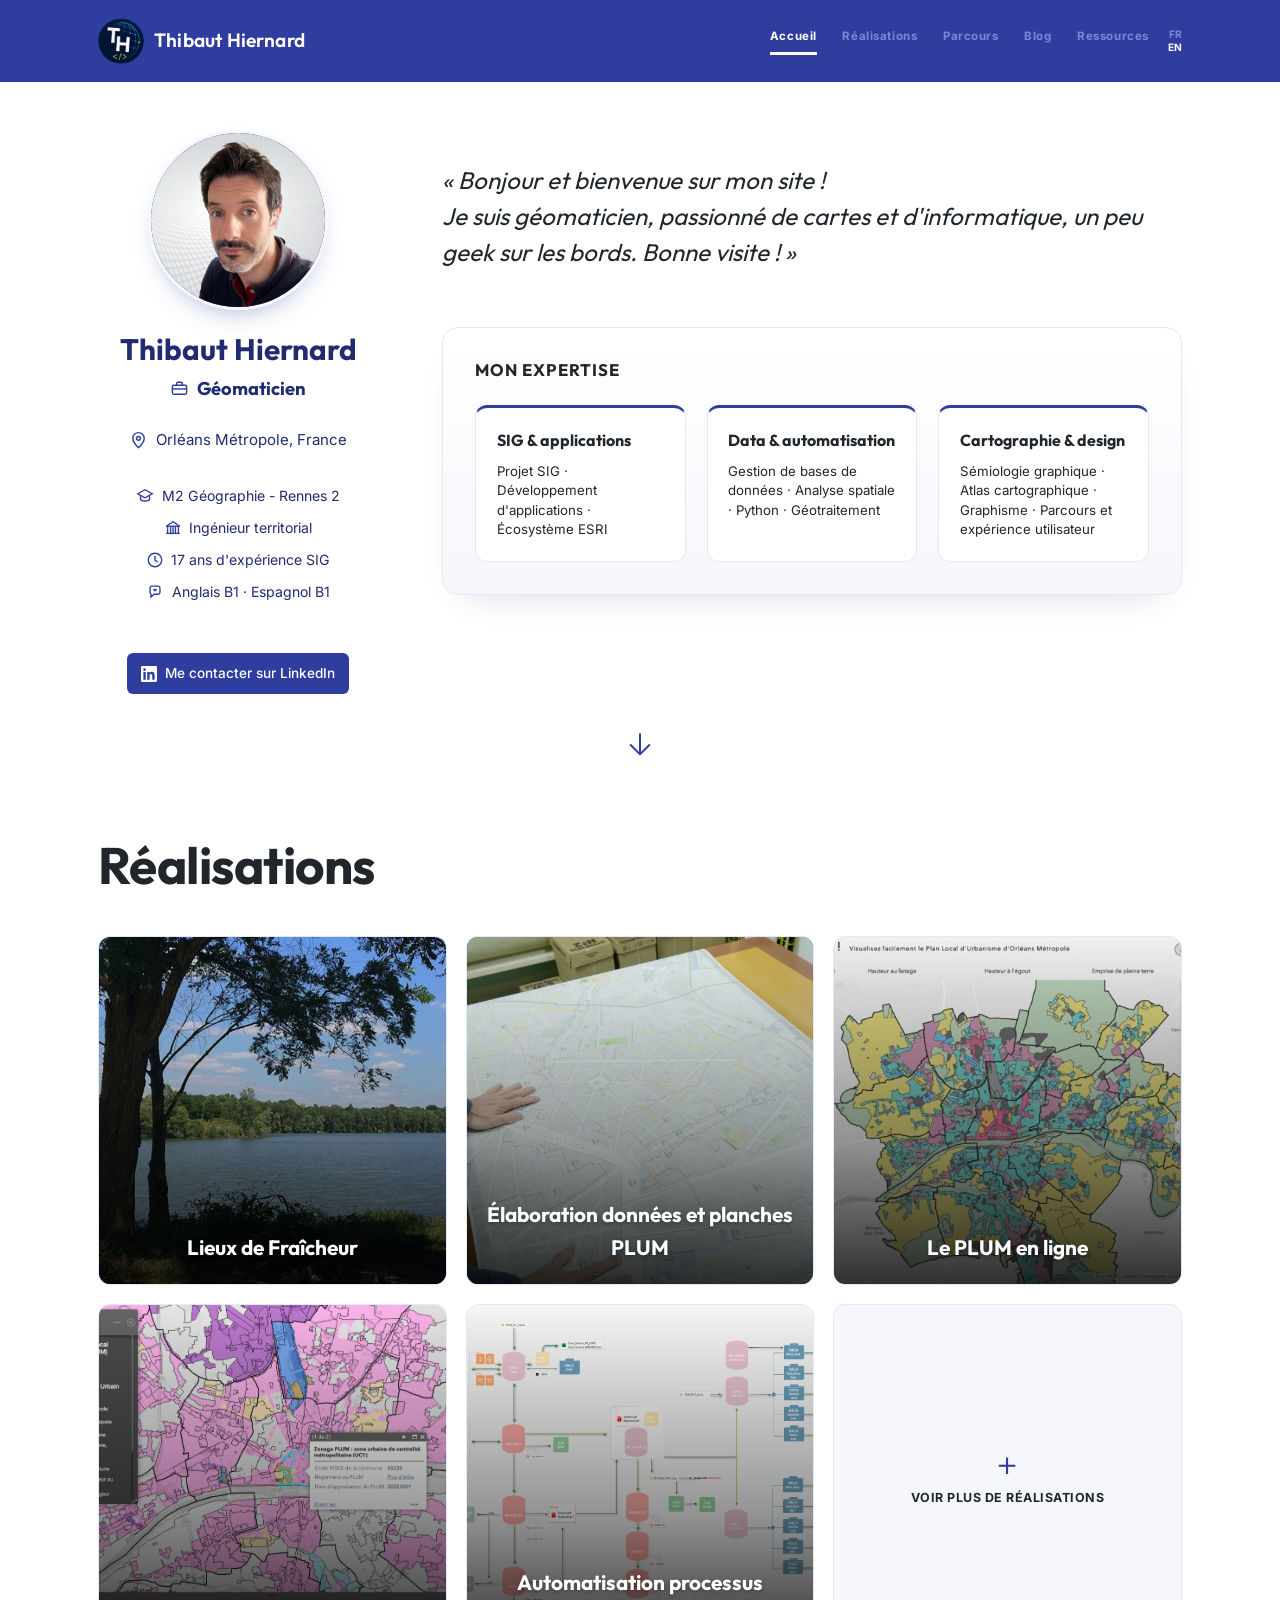
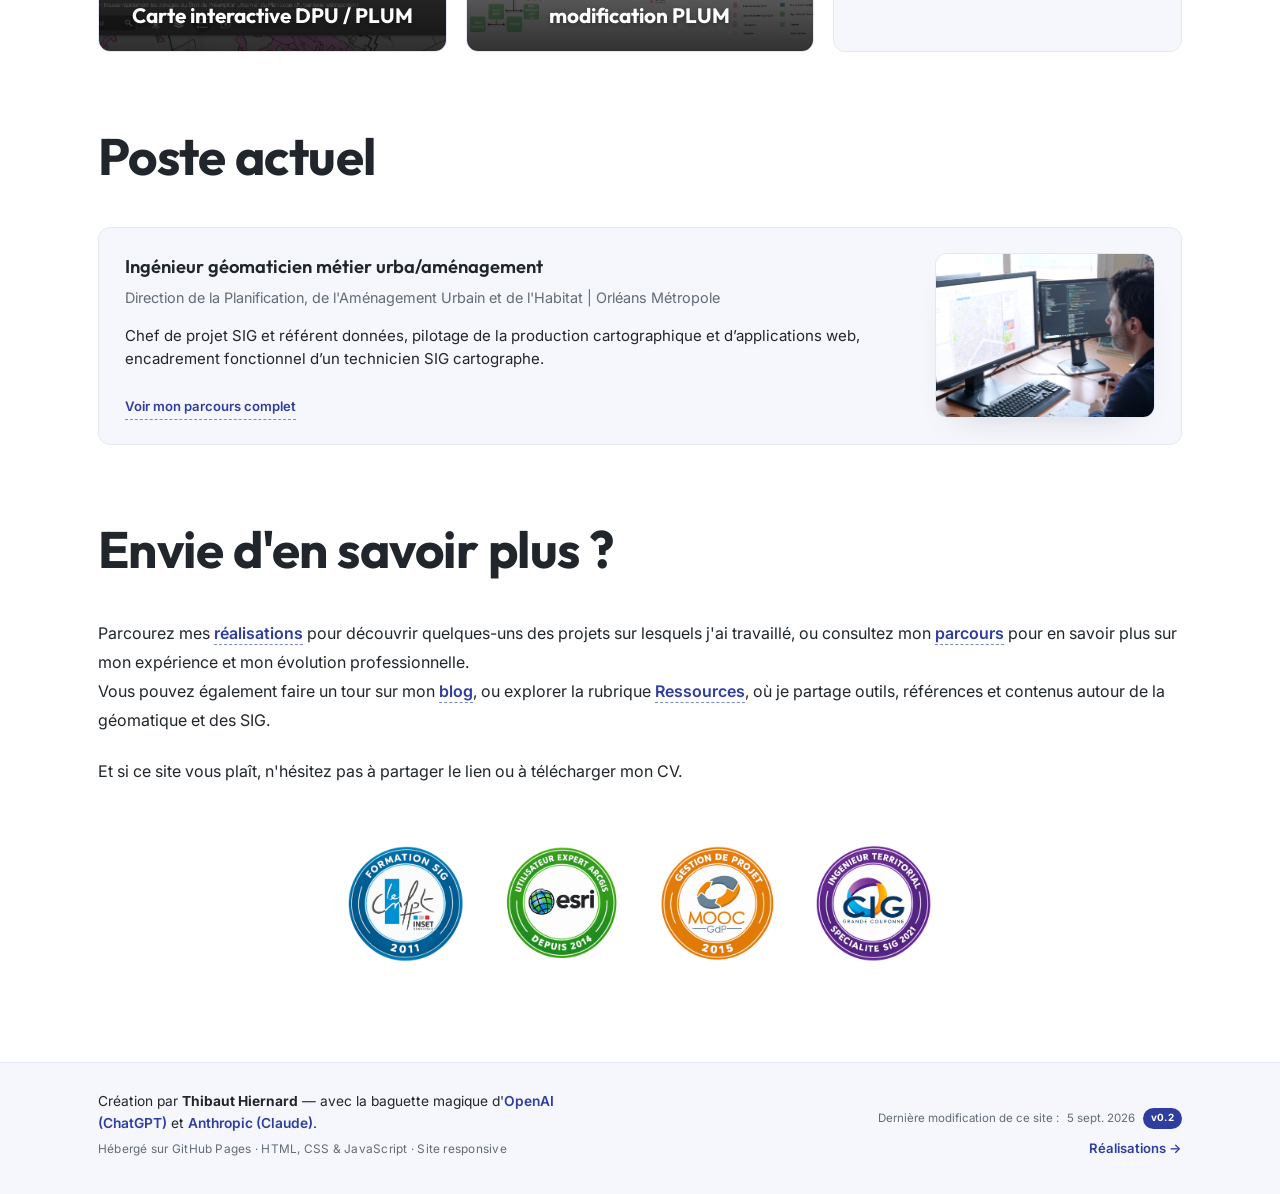
<file: index.html>
<!doctype html>
<html lang="fr">
<head>
<meta charset="UTF-8">
<meta name="viewport" content="width=device-width, initial-scale=1">
<title>Thibaut Hiernard — Ingénieur géomaticien / Orléans Métropole</title>
<meta name="description" content="CV en ligne de Thibaut Hiernard, géomaticien à Orléans Métropole. Géomatique, cartographie, SIG, ArcGIS.">
<link rel="icon" href="assets/favicon.ico" sizes="any">
<link rel="icon" type="image/png" sizes="32x32" href="assets/favicon-32x32.png">
<link rel="icon" type="image/png" sizes="16x16" href="assets/favicon-16x16.png">
<link rel="apple-touch-icon" href="assets/apple-touch-icon.png">
<link rel="stylesheet" href="style.css">
</head>
<body class="home2">

<header class="topbar">
  <div class="topbar-inner">
    <a class="topbar-name-link" href="index.html"><img class="topbar-logo" src="assets/logo-topbar.png" alt="">Thibaut Hiernard</a>
    <div class="topbar-right">
    <nav class="topbar-nav" aria-label="Navigation principale">
      <a href="index.html" aria-current="page">
        <svg class="nav-icon" viewBox="0 0 24 24" fill="none" stroke="currentColor" stroke-width="1.6"><path d="M3 11l9-8 9 8"/><path d="M5 10v10h5v-6h4v6h5V10"/></svg>
        <span class="nav-label">Accueil</span>
      </a>
      <a href="realisations.html">
        <svg class="nav-icon" viewBox="0 0 24 24" fill="none" stroke="currentColor" stroke-width="1.6"><rect x="3" y="4.5" width="18" height="15" rx="2"/><circle cx="8.5" cy="10" r="1.6"/><path d="m4 17 5-5 3.5 3.5L17 11l4 4"/></svg>
        <span class="nav-label">Réalisations</span>
      </a>
      <a href="parcours.html">
        <svg class="nav-icon" viewBox="0 0 24 24" fill="none" stroke="currentColor" stroke-width="1.6"><rect x="3" y="7" width="18" height="13" rx="2"/><path d="M8 7V5a2 2 0 0 1 2-2h4a2 2 0 0 1 2 2v2"/><path d="M3 12h18"/></svg>
        <span class="nav-label">Parcours</span>
      </a>
      <a href="blog.html">
        <svg class="nav-icon" viewBox="0 0 24 24" fill="none" stroke="currentColor" stroke-width="1.6"><path d="M4 4h13a3 3 0 0 1 3 3v13H7a3 3 0 0 1-3-3V4Z"/><path d="M20 20a3 3 0 0 1-3-3V6"/><path d="M7.5 8h8M7.5 11.5h8M7.5 15h4.5"/></svg>
        <span class="nav-label">Blog</span>
      </a>
      <a href="ressources.html">
        <svg class="nav-icon" viewBox="0 0 24 24" fill="none" stroke="currentColor" stroke-width="1.6"><path d="M12 3v12M7.5 10.5 12 15l4.5-4.5"/><path d="M4 18v1.5A2.5 2.5 0 0 0 6.5 22h11a2.5 2.5 0 0 0 2.5-2.5V18"/></svg>
        <span class="nav-label">Ressources</span>
      </a>
    </nav>
      <div class="lang-switch" role="group" aria-label="Changer de langue">
        <button type="button" class="lang-btn" data-lang="fr">FR</button>
        <button type="button" class="lang-btn" data-lang="en">EN</button>
      </div>
    </div>
  </div>
</header>

<main class="home2-shell">
  <div class="home2-grid">

    <div class="home2-profile">
      <div class="avatar-circle">
        <img src="assets/photo.png" alt="Thibaut Hiernard">
      </div>
      <h1 class="profile-name">Thibaut Hiernard</h1>

      <div class="profile-headline">
        <p class="profile-role">
          <svg class="picto" viewBox="0 0 20 20" fill="none" stroke="currentColor" stroke-width="1.5"><rect x="2.5" y="6.5" width="15" height="9.5" rx="1.5"/><path d="M7 6.5V5a1.5 1.5 0 0 1 1.5-1.5h3A1.5 1.5 0 0 1 13 5v1.5"/><path d="M2.5 10.5h15"/></svg>
          Géomaticien
        </p>
        <p class="profile-location">
          <svg class="picto" viewBox="0 0 20 20" fill="none" stroke="currentColor" stroke-width="1.5"><path d="M10 17.5s6-5.2 6-9.8A6 6 0 0 0 4 7.7c0 4.6 6 9.8 6 9.8Z"/><circle cx="10" cy="7.7" r="2"/></svg>
          Orléans Métropole, France
        </p>
      </div>

      <ul class="profile-meta">
        <li>
          <svg viewBox="0 0 20 20" fill="none" stroke="currentColor" stroke-width="1.5"><path d="M2 7.5 10 3l8 4.5-8 4.5-8-4.5Z"/><path d="M5 9.2v4c0 1.2 2.2 2.3 5 2.3s5-1.1 5-2.3v-4"/></svg>
          M2 Géographie - Rennes 2
        </li>
        <li>
          <svg viewBox="0 0 20 20" fill="none" stroke="currentColor" stroke-width="1.5"><path d="M2.5 8 10 3l7.5 5"/><path d="M4 8v8M7.3 8v8M10 8v8M12.7 8v8M16 8v8"/><path d="M2.5 16h15"/><path d="M2.5 8h15"/></svg>
          Ingénieur territorial
        </li>
        <li>
          <svg viewBox="0 0 20 20" fill="none" stroke="currentColor" stroke-width="1.5"><circle cx="10" cy="10" r="7.5"/><path d="M10 5.5v4.8l3.2 1.9"/></svg>
          17 ans d'expérience SIG
        </li>
        <li>
          <svg viewBox="0 0 20 20" fill="none" stroke="currentColor" stroke-width="1.5"><path d="M4.5 5.5a2 2 0 0 1 2-2h7a2 2 0 0 1 2 2v5a2 2 0 0 1-2 2H9l-3.5 3v-3.2a2 2 0 0 1-1-1.8v-5z"/><path d="M8 7.5h4M10 6.5v3"/></svg>
          Anglais B1 · Espagnol B1
        </li>
      </ul>

      <a class="icon-btn profile-contact-btn"
           href="https://www.linkedin.com/messaging/compose/?recipient=thibaut-hiernard"
           target="_blank"
           rel="noopener noreferrer">
        <svg viewBox="0 0 24 24" fill="currentColor">
        <path d="M20.45 20.45h-3.56v-5.57c0-1.33-.03-3.04-1.85-3.04-1.85 0-2.13 1.44-2.13 2.94v5.67H9.35V8.99h3.41v1.56h.05c.47-.9 1.63-1.85 3.36-1.85 3.6 0 4.27 2.37 4.27 5.45v6.3zM5.34 7.43a2.06 2.06 0 1 1 0-4.12 2.06 2.06 0 0 1 0 4.12zM7.12 20.45H3.56V8.99h3.56v11.46zM22.22 0H1.77C.79 0 0 .77 0 1.72v20.56C0 23.23.79 24 1.77 24h20.45c.98 0 1.78-.77 1.78-1.72V1.72C24 .77 23.2 0 22.22 0z"/>
        </svg>
        Me contacter sur LinkedIn
      </a>
    </div>

    <div class="home2-bio home2-lead">
      <p class="bio-quote-line">« Bonjour et bienvenue sur mon site !<br>Je suis géomaticien, passionné de cartes et d'informatique, un peu geek sur les bords. Bonne visite ! »</p>

      <div class="expertise-panel">
        <h2 class="expertise-title">Mon expertise</h2>
        <div class="home2-expertise">
          <div class="expertise-card">
            <h3>SIG & applications</h3>
            <p>Projet SIG · Développement d'applications · Écosystème ESRI</p>
          </div>

          <div class="expertise-card">
            <h3>Data & automatisation</h3>
            <p>Gestion de bases de données · Analyse spatiale · Python · Géotraitement</p>
          </div>

          <div class="expertise-card">
            <h3>Cartographie & design</h3>
            <p>Sémiologie graphique · Atlas cartographique · Graphisme · Parcours et expérience utilisateur</p>
          </div>
        </div>
      </div>
    </div>

  </div>

  <div class="scroll-cue" aria-hidden="true">
    <svg viewBox="0 0 24 24" fill="none" stroke="currentColor" stroke-width="1.5" stroke-linecap="round" stroke-linejoin="round"><path d="M12 4v15M5 12l7 7 7-7"/></svg>
  </div>

  <!-- BEST OF REALISATIONS -->
  <section class="home-section" id="section-realisations">
    <h2>Réalisations</h2>

    <div class="realisation-gallery realisation-gallery-home">

      <a class="realisation-card" href="https://experience.arcgis.com/experience/ad36f6e5cf1948f598005133b607340a" target="_blank" rel="noopener">
        <div class="realisation-card-image">
          <img src="assets/lieux_fraicheur.jpg" alt="Application Lieux de Fraîcheur">
          <div class="realisation-card-overlay"><p>Permet de localiser, mettre à jour et exporter les lieux de fraicheur de la Métropole durant les vagues de chaleur.</p></div>
          <div class="realisation-card-title"><h3>Lieux de Fraîcheur</h3></div>
        </div>
      </a>

      <a class="realisation-card" href="https://www.orleans-metropole.fr/actions-et-services/grands-projets-urbains/consulter-le-plum#c7279" target="_blank" rel="noopener">
        <div class="realisation-card-image">
          <img src="assets/elab_plum.png" alt="Élaboration des données et planches PLUM">
          <div class="realisation-card-overlay"><p>Création des données PLUM au format CNIG, conception des planches pour l’approbation, publication et administration des données pour l’instruction dans Cart@ds</p></div>
          <div class="realisation-card-title"><h3>Élaboration données et planches PLUM</h3></div>
        </div>
      </a>

      <a class="realisation-card" href="https://www.orleans-metropole.fr/leplumenligne" target="_blank" rel="noopener">
        <div class="realisation-card-image">
          <img src="assets/plum_en_ligne.jpeg" alt="Application Le PLUM en ligne">
          <div class="realisation-card-overlay"><p>Permet de visualiser le contenu des planches du PLUM en vigueur et de s’y localiser facilement</p></div>
          <div class="realisation-card-title"><h3>Le PLUM en ligne</h3></div>
        </div>
      </a>

      <a class="realisation-card" href="https://mapo.orleans-metropole.fr/portal/apps/webappviewer/index.html?id=0f496d0372554a58917352241282e90e" target="_blank" rel="noopener">
        <div class="realisation-card-image">
          <img src="assets/carte_dpu-plum.png" alt="Carte interactive DPU / PLUM">
          <div class="realisation-card-overlay"><p>Permet de connaitre rapidement le zonage du Droit de Préemption Urbain et le zonage du Plan Local d’Urbanisme</p></div>
          <div class="realisation-card-title"><h3>Carte interactive DPU / PLUM</h3></div>
        </div>
      </a>

      <a class="realisation-card" href="https://www.orleans-metropole.fr" target="_blank" rel="noopener">
        <div class="realisation-card-image">
          <img src="assets/automatisation_plum.png" alt="Automatisation des processus de modification du PLUM">
          <div class="realisation-card-overlay"><p>Travail d’optimisation et d’automatisations géomatiques avec python des procédures de modification du PLUM</p></div>
          <div class="realisation-card-title"><h3>Automatisation processus modification PLUM</h3></div>
        </div>
      </a>

      <a class="realisation-card realisation-card-more" href="realisations.html">
        <div class="realisation-more-inner">
          <span class="realisation-more-icon" aria-hidden="true">＋</span>
          <span>Voir plus de réalisations</span>
        </div>
      </a>
</div>
  </section>

  <!-- POSTE ACTUEL -->
  <section class="home-section" id="section-poste-actuel">
    <h2>Poste actuel</h2>

    <div class="home-card-list">
      <div class="home-card current-position-card">
        <div class="entry-head">
          <h3>Ingénieur géomaticien métier urba/aménagement</h3>
        </div>

        <p class="entry-org">
          Direction de la Planification, de l'Aménagement Urbain et de l'Habitat | Orléans Métropole
        </p>

        <figure class="current-position-thumb">
          <img src="assets/thibaut_hiernard_travail.png" alt="Thibaut Hiernard sur son poste actuel d'ingénieur géomaticien à Orléans Métropole">
        </figure>

        <p class="current-position-description">
          Chef de projet SIG et référent données, pilotage de la production cartographique et d’applications web, encadrement fonctionnel d’un technicien SIG cartographe.
        </p>

        <a class="more-link" href="parcours.html">Voir mon parcours complet</a>
      </div>
    </div>
  </section>

  <!-- CONCLUSION -->
  <section class="home-outro">
    <h2 class="home-outro-title">Envie d'en savoir plus ?</h2>
    <p class="home-outro-text">
      Parcourez mes <a href="realisations.html">réalisations</a> pour découvrir quelques-uns des projets sur lesquels j'ai travaillé, ou consultez mon <a href="parcours.html">parcours</a> pour en savoir plus sur mon expérience et mon évolution professionnelle.<br>
      Vous pouvez également faire un tour sur mon <a href="blog.html">blog</a>, ou explorer la rubrique <a href="ressources.html">Ressources</a>, où je partage outils, références et contenus autour de la géomatique et des SIG.
    </p>
    <p class="home-outro-text home-outro-closing">
      Et si ce site vous plaît, n'hésitez pas à partager le lien ou à télécharger mon CV.
    </p>
  </section>

  <!-- BADGES -->
  <div class="home-badges-row">
    <img src="assets/badge_INSET.png" alt="Badge de certification Inset">
    <img src="assets/badge_esri.png" alt="Badge de certification Esri">
    <img src="assets/badge_gdp.png" alt="Badge de certification GDP">
    <img src="assets/badge_ingenieur.png" alt="Badge d'ingénieur territorial">
  </div>

</main>

<footer class="site-footer">
  <div class="site-footer-inner">
    <div class="site-footer-main">
      <p class="site-footer-credit">Création par <strong>Thibaut Hiernard</strong> — avec la baguette magique d'<span class="footer-ai">OpenAI (ChatGPT)</span> et <span class="footer-ai">Anthropic (Claude)</span>.</p>
      <p class="site-footer-meta">Hébergé sur GitHub Pages · HTML, CSS &amp; JavaScript · Site responsive</p>
    </div>
    <div class="site-footer-side">
      <p class="site-footer-version">Dernière modification de ce site : <time datetime="2026-09-05">5 sept. 2026</time> <span class="footer-version-tag">v0.2</span></p>
      <a class="site-footer-next" href="realisations.html">Réalisations →</a>
    </div>
  </div>
</footer>

<script src="script.js"></script>
<script src="lang.js"></script>
</body>
</html>
</file>
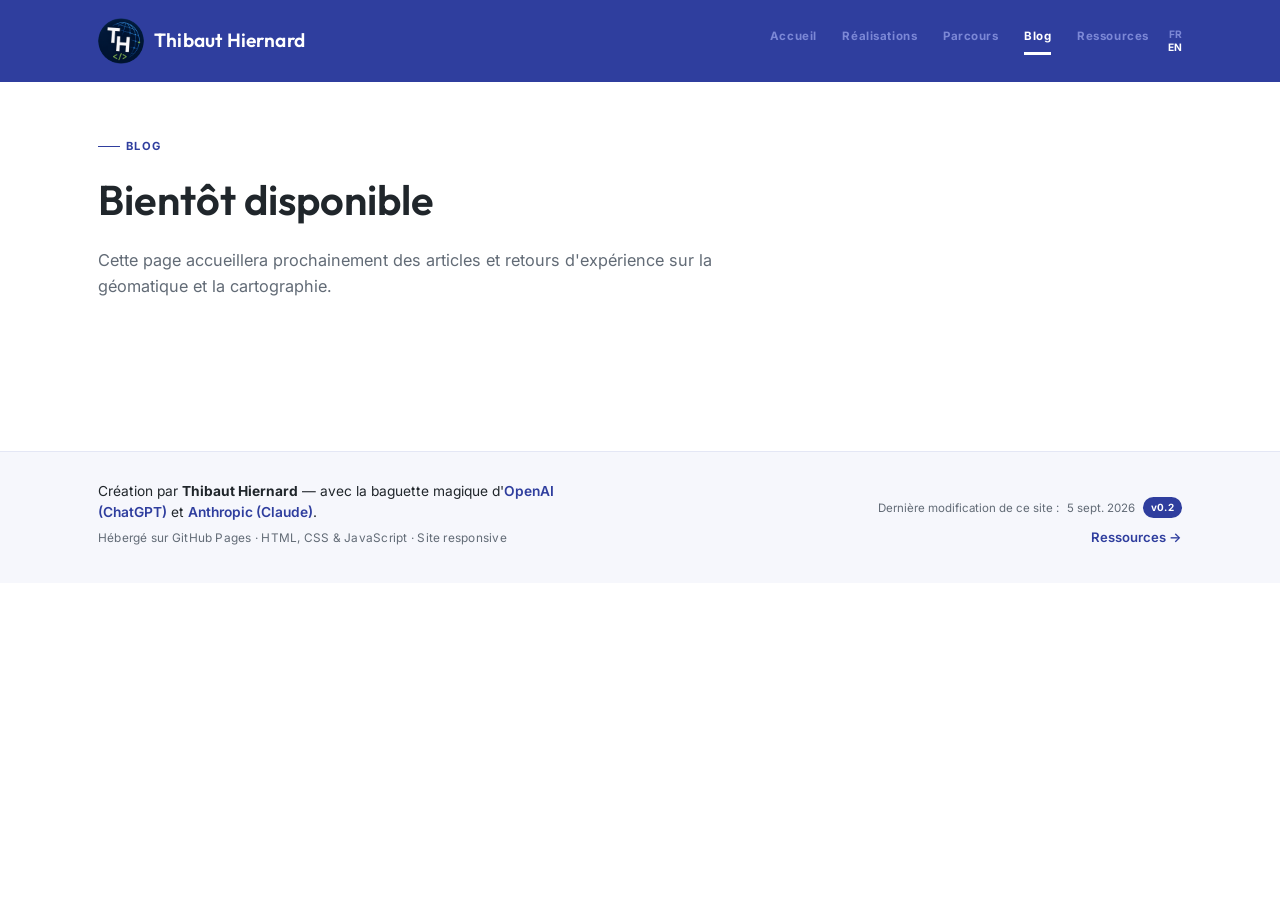
<file: blog.html>
<!doctype html>
<html lang="fr">
<head>
<meta charset="UTF-8">
<meta name="viewport" content="width=device-width, initial-scale=1">
<title>Blog — Thibaut Hiernard</title>
<link rel="icon" href="assets/favicon.ico" sizes="any">
<link rel="icon" type="image/png" sizes="32x32" href="assets/favicon-32x32.png">
<link rel="icon" type="image/png" sizes="16x16" href="assets/favicon-16x16.png">
<link rel="apple-touch-icon" href="assets/apple-touch-icon.png">
<link rel="stylesheet" href="style.css">
</head>
<body>

<header class="topbar">
  <div class="topbar-inner">
    <a class="topbar-name-link" href="index.html"><img class="topbar-logo" src="assets/logo-topbar.png" alt="">Thibaut Hiernard</a>
    <div class="topbar-right">
    <nav class="topbar-nav" aria-label="Navigation principale">
      <a href="index.html">
        <svg class="nav-icon" viewBox="0 0 24 24" fill="none" stroke="currentColor" stroke-width="1.6"><path d="M3 11l9-8 9 8"/><path d="M5 10v10h5v-6h4v6h5V10"/></svg>
        <span class="nav-label">Accueil</span>
      </a>
      <a href="realisations.html" data-section="realisations">
        <svg class="nav-icon" viewBox="0 0 24 24" fill="none" stroke="currentColor" stroke-width="1.6"><rect x="3" y="4.5" width="18" height="15" rx="2"/><circle cx="8.5" cy="10" r="1.6"/><path d="m4 17 5-5 3.5 3.5L17 11l4 4"/></svg>
        <span class="nav-label">Réalisations</span>
      </a>
      <a href="parcours.html" data-section="parcours">
        <svg class="nav-icon" viewBox="0 0 24 24" fill="none" stroke="currentColor" stroke-width="1.6"><rect x="3" y="7" width="18" height="13" rx="2"/><path d="M8 7V5a2 2 0 0 1 2-2h4a2 2 0 0 1 2 2v2"/><path d="M3 12h18"/></svg>
        <span class="nav-label">Parcours</span>
      </a>
      <a href="blog.html" aria-current="page">
        <svg class="nav-icon" viewBox="0 0 24 24" fill="none" stroke="currentColor" stroke-width="1.6"><path d="M4 4h13a3 3 0 0 1 3 3v13H7a3 3 0 0 1-3-3V4Z"/><path d="M20 20a3 3 0 0 1-3-3V6"/><path d="M7.5 8h8M7.5 11.5h8M7.5 15h4.5"/></svg>
        <span class="nav-label">Blog</span>
      </a>
      <a href="ressources.html">
        <svg class="nav-icon" viewBox="0 0 24 24" fill="none" stroke="currentColor" stroke-width="1.6"><path d="M12 3v12M7.5 10.5 12 15l4.5-4.5"/><path d="M4 18v1.5A2.5 2.5 0 0 0 6.5 22h11a2.5 2.5 0 0 0 2.5-2.5V18"/></svg>
        <span class="nav-label">Ressources</span>
      </a>
    </nav>
      <div class="lang-switch" role="group" aria-label="Changer de langue">
        <button type="button" class="lang-btn" data-lang="fr">FR</button>
        <button type="button" class="lang-btn" data-lang="en">EN</button>
      </div>
    </div>
  </div>
</header>

<div class="page-shell">
  <div class="page-hero">
    <p class="eyebrow">Blog</p>
    <h1>Bientôt disponible</h1>
    <p class="lede">Cette page accueillera prochainement des articles et retours d'expérience sur la géomatique et la cartographie.</p>
  </div>
</div>

<footer class="site-footer">
  <div class="site-footer-inner">
    <div class="site-footer-main">
      <p class="site-footer-credit">Création par <strong>Thibaut Hiernard</strong> — avec la baguette magique d'<span class="footer-ai">OpenAI (ChatGPT)</span> et <span class="footer-ai">Anthropic (Claude)</span>.</p>
      <p class="site-footer-meta">Hébergé sur GitHub Pages · HTML, CSS &amp; JavaScript · Site responsive</p>
    </div>
    <div class="site-footer-side">
      <p class="site-footer-version">Dernière modification de ce site : <time datetime="2026-09-05">5 sept. 2026</time> <span class="footer-version-tag">v0.2</span></p>
      <a class="site-footer-next" href="ressources.html">Ressources →</a>
    </div>
  </div>
</footer>

<script src="script.js"></script>
<script src="lang.js"></script>
</body>
</html>
</file>
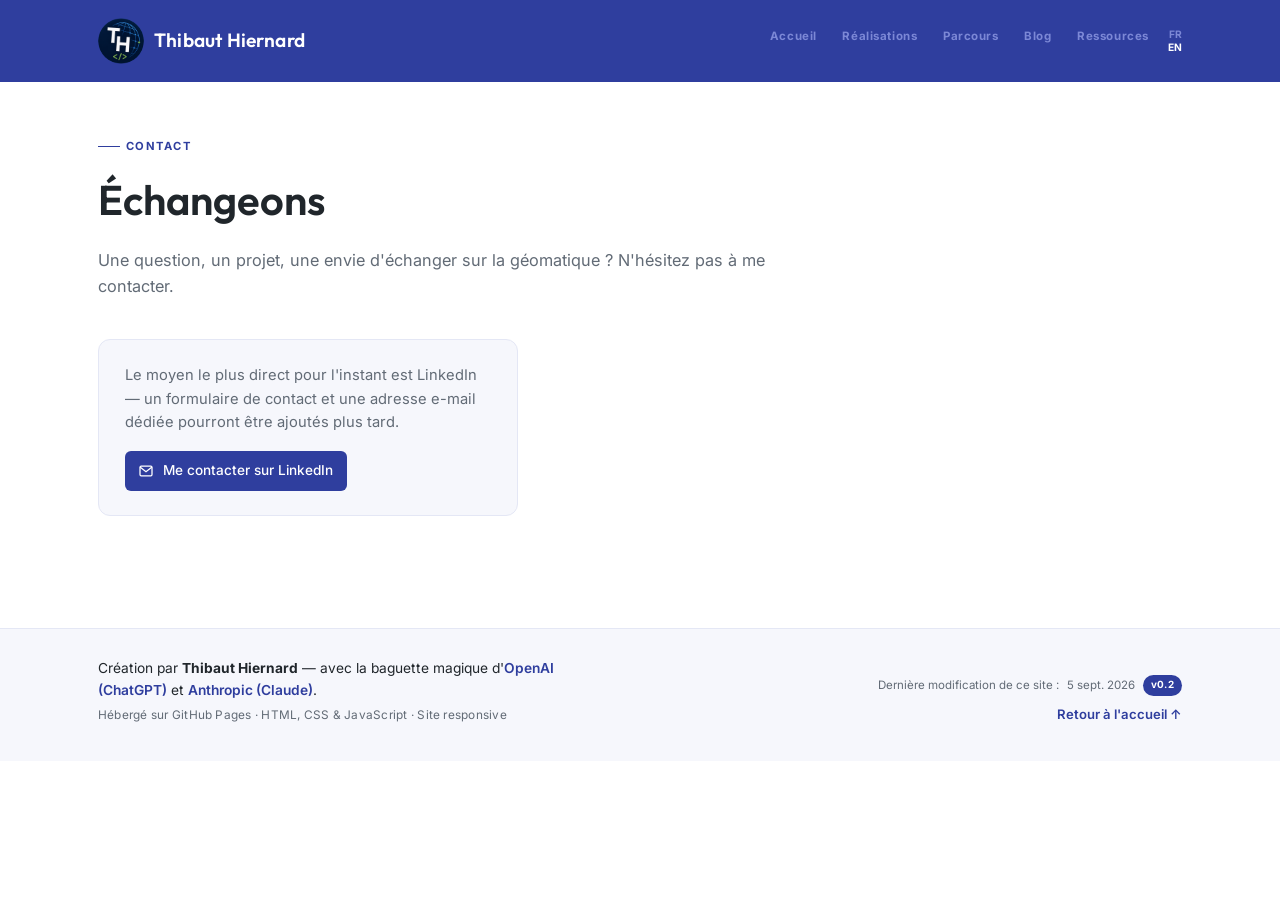
<file: contact.html>
<!doctype html>
<html lang="fr">
<head>
<meta charset="UTF-8">
<meta name="viewport" content="width=device-width, initial-scale=1">
<title>Contact — Thibaut Hiernard</title>
<meta name="description" content="Contacter Thibaut Hiernard, ingénieur géomaticien à Orléans Métropole.">
<link rel="icon" href="assets/favicon.ico" sizes="any">
<link rel="icon" type="image/png" sizes="32x32" href="assets/favicon-32x32.png">
<link rel="icon" type="image/png" sizes="16x16" href="assets/favicon-16x16.png">
<link rel="apple-touch-icon" href="assets/apple-touch-icon.png">
<link rel="stylesheet" href="style.css">
</head>
<body>

<header class="topbar">
  <div class="topbar-inner">
    <a class="topbar-name-link" href="index.html"><img class="topbar-logo" src="assets/logo-topbar.png" alt="">Thibaut Hiernard</a>
    <div class="topbar-right">
    <nav class="topbar-nav" aria-label="Navigation principale">
      <a href="index.html">
        <svg class="nav-icon" viewBox="0 0 24 24" fill="none" stroke="currentColor" stroke-width="1.6"><path d="M3 11l9-8 9 8"/><path d="M5 10v10h5v-6h4v6h5V10"/></svg>
        <span class="nav-label">Accueil</span>
      </a>
      <a href="realisations.html" data-section="realisations">
        <svg class="nav-icon" viewBox="0 0 24 24" fill="none" stroke="currentColor" stroke-width="1.6"><rect x="3" y="4.5" width="18" height="15" rx="2"/><circle cx="8.5" cy="10" r="1.6"/><path d="m4 17 5-5 3.5 3.5L17 11l4 4"/></svg>
        <span class="nav-label">Réalisations</span>
      </a>
      <a href="parcours.html" data-section="parcours">
        <svg class="nav-icon" viewBox="0 0 24 24" fill="none" stroke="currentColor" stroke-width="1.6"><rect x="3" y="7" width="18" height="13" rx="2"/><path d="M8 7V5a2 2 0 0 1 2-2h4a2 2 0 0 1 2 2v2"/><path d="M3 12h18"/></svg>
        <span class="nav-label">Parcours</span>
      </a>
      <a href="blog.html">
        <svg class="nav-icon" viewBox="0 0 24 24" fill="none" stroke="currentColor" stroke-width="1.6"><path d="M4 4h13a3 3 0 0 1 3 3v13H7a3 3 0 0 1-3-3V4Z"/><path d="M20 20a3 3 0 0 1-3-3V6"/><path d="M7.5 8h8M7.5 11.5h8M7.5 15h4.5"/></svg>
        <span class="nav-label">Blog</span>
      </a>
      <a href="ressources.html">
        <svg class="nav-icon" viewBox="0 0 24 24" fill="none" stroke="currentColor" stroke-width="1.6"><path d="M12 3v12M7.5 10.5 12 15l4.5-4.5"/><path d="M4 18v1.5A2.5 2.5 0 0 0 6.5 22h11a2.5 2.5 0 0 0 2.5-2.5V18"/></svg>
        <span class="nav-label">Ressources</span>
      </a>
    </nav>
      <div class="lang-switch" role="group" aria-label="Changer de langue">
        <button type="button" class="lang-btn" data-lang="fr">FR</button>
        <button type="button" class="lang-btn" data-lang="en">EN</button>
      </div>
    </div>
  </div>
</header>

<div class="page-shell">
  <div class="page-hero">
    <p class="eyebrow">Contact</p>
    <h1>Échangeons</h1>
    <p class="lede">Une question, un projet, une envie d'échanger sur la géomatique ? N'hésitez pas à me contacter.</p>
  </div>

  <div class="card" style="max-width:420px;">
    <p style="margin-bottom:1rem; color:var(--ink-soft); font-size:.92rem;">Le moyen le plus direct pour l'instant est LinkedIn — un formulaire de contact et une adresse e-mail dédiée pourront être ajoutés plus tard.</p>
    <a class="icon-btn" href="https://www.linkedin.com/in/thibaut-hiernard-818453113/" target="_blank" rel="noopener" style="display:inline-flex; width:fit-content;">
      <svg viewBox="0 0 20 20" fill="none" stroke="currentColor" stroke-width="1.6"><rect x="2.5" y="4" width="15" height="12" rx="1.5"/><path d="m2.5 5 7.5 6 7.5-6"/></svg>
      Me contacter sur LinkedIn
    </a>
  </div>
</div>

<footer class="site-footer">
  <div class="site-footer-inner">
    <div class="site-footer-main">
      <p class="site-footer-credit">Création par <strong>Thibaut Hiernard</strong> — avec la baguette magique d'<span class="footer-ai">OpenAI (ChatGPT)</span> et <span class="footer-ai">Anthropic (Claude)</span>.</p>
      <p class="site-footer-meta">Hébergé sur GitHub Pages · HTML, CSS &amp; JavaScript · Site responsive</p>
    </div>
    <div class="site-footer-side">
      <p class="site-footer-version">Dernière modification de ce site : <time datetime="2026-09-05">5 sept. 2026</time> <span class="footer-version-tag">v0.2</span></p>
      <a class="site-footer-next" href="index.html">Retour à l'accueil ↑</a>
    </div>
  </div>
</footer>

<script src="script.js"></script>
<script src="lang.js"></script>
</body>
</html>
</file>
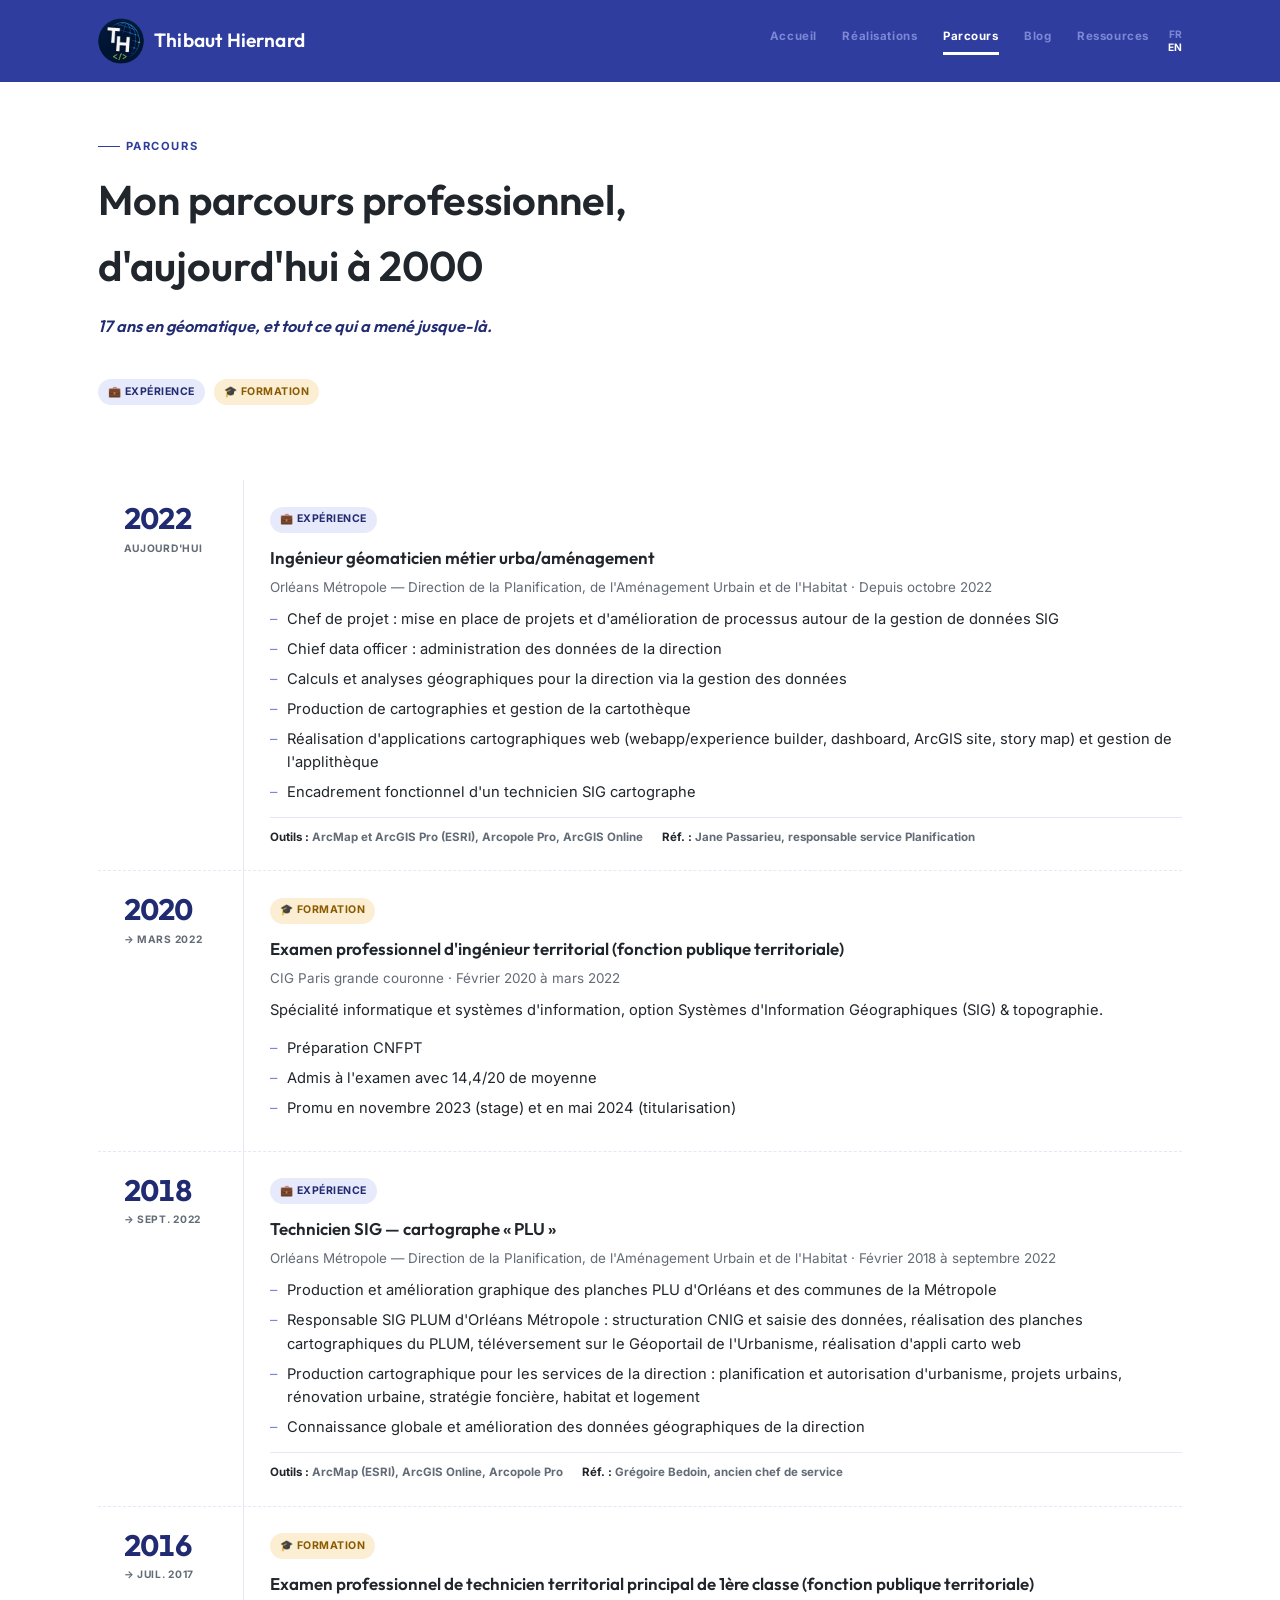
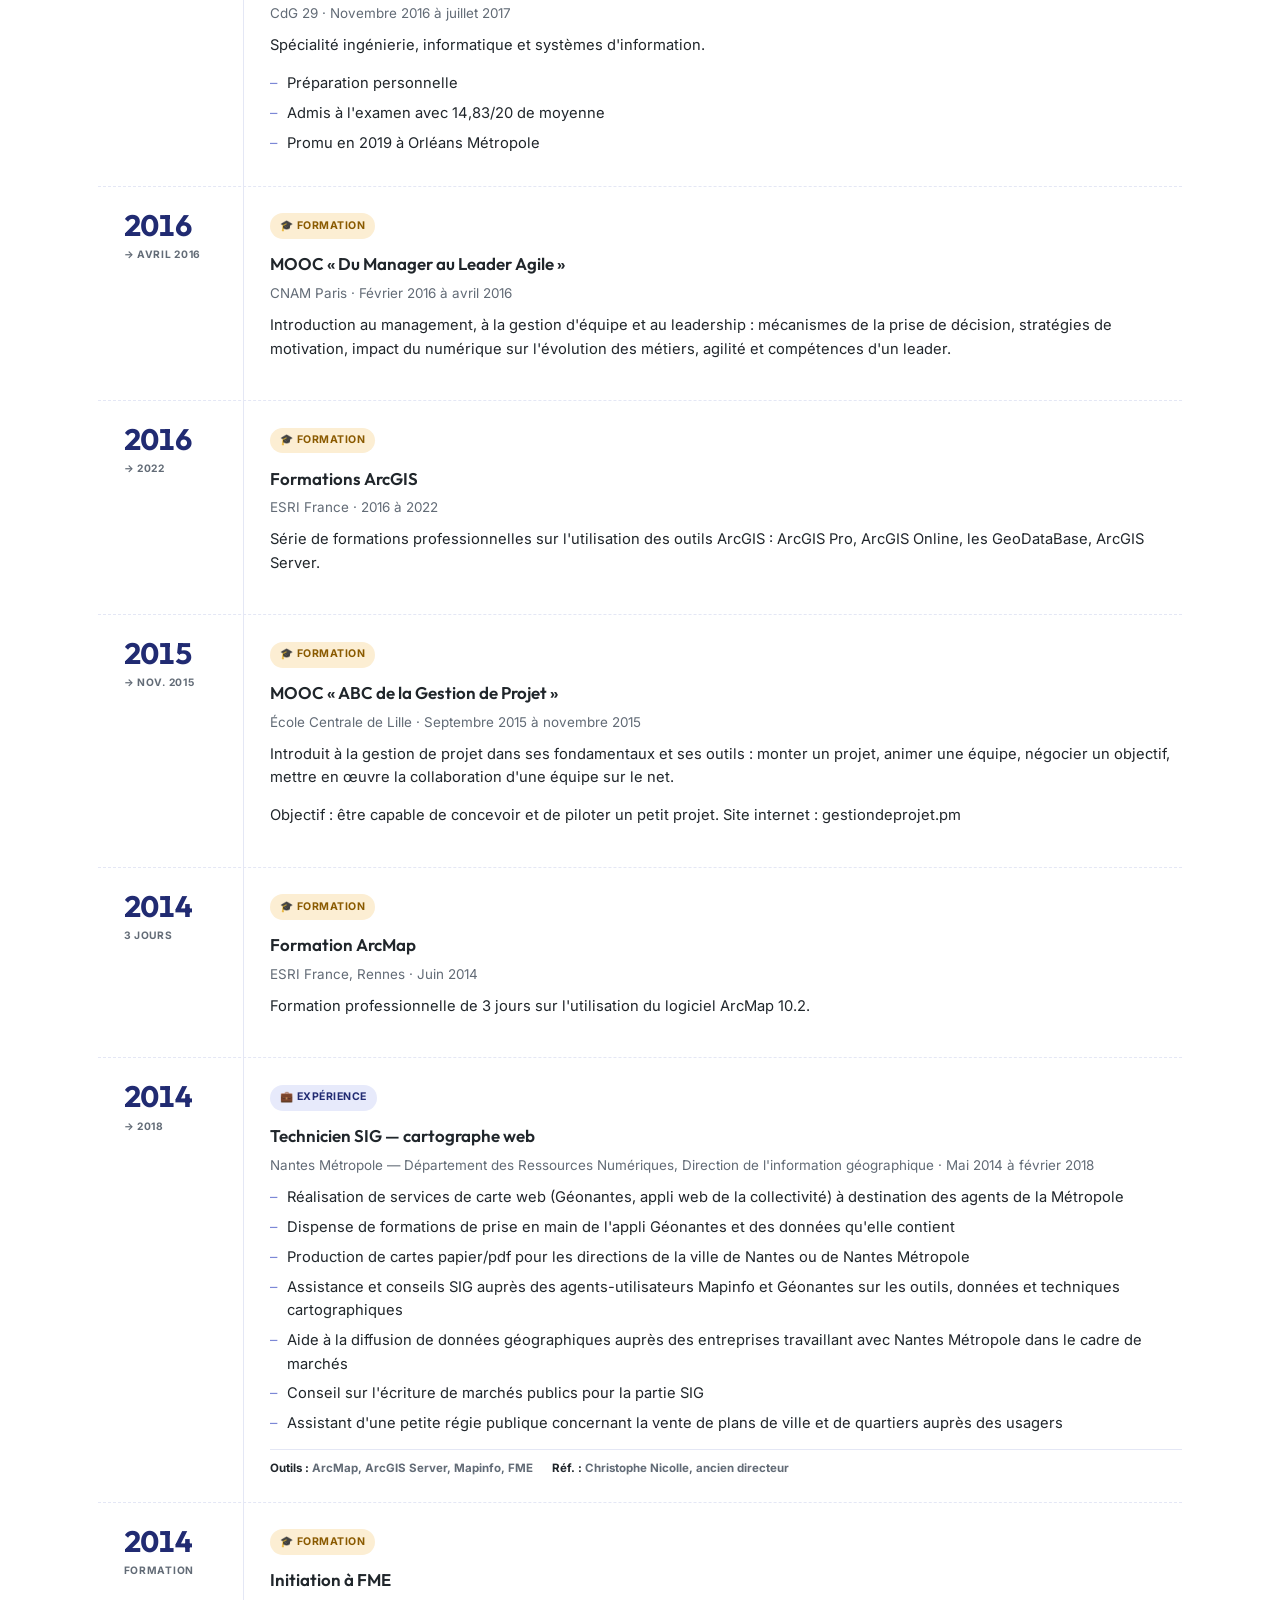
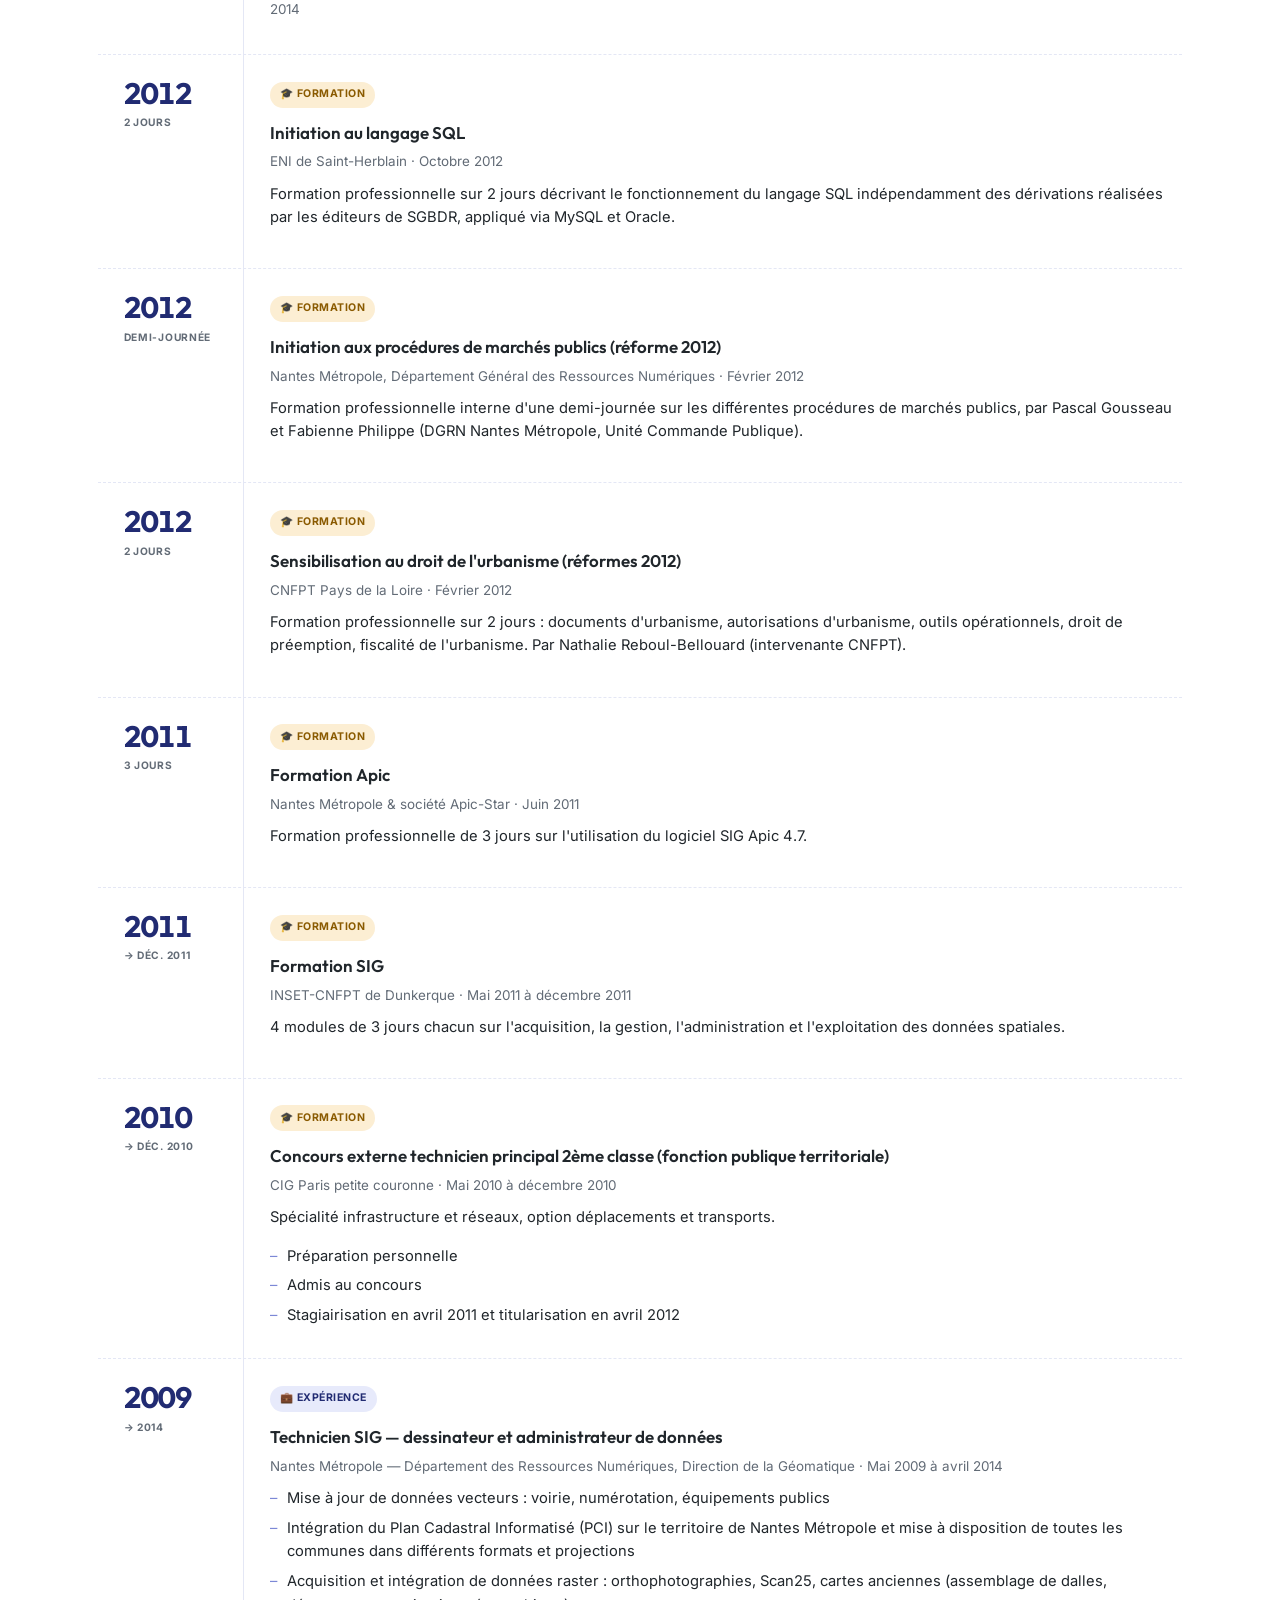
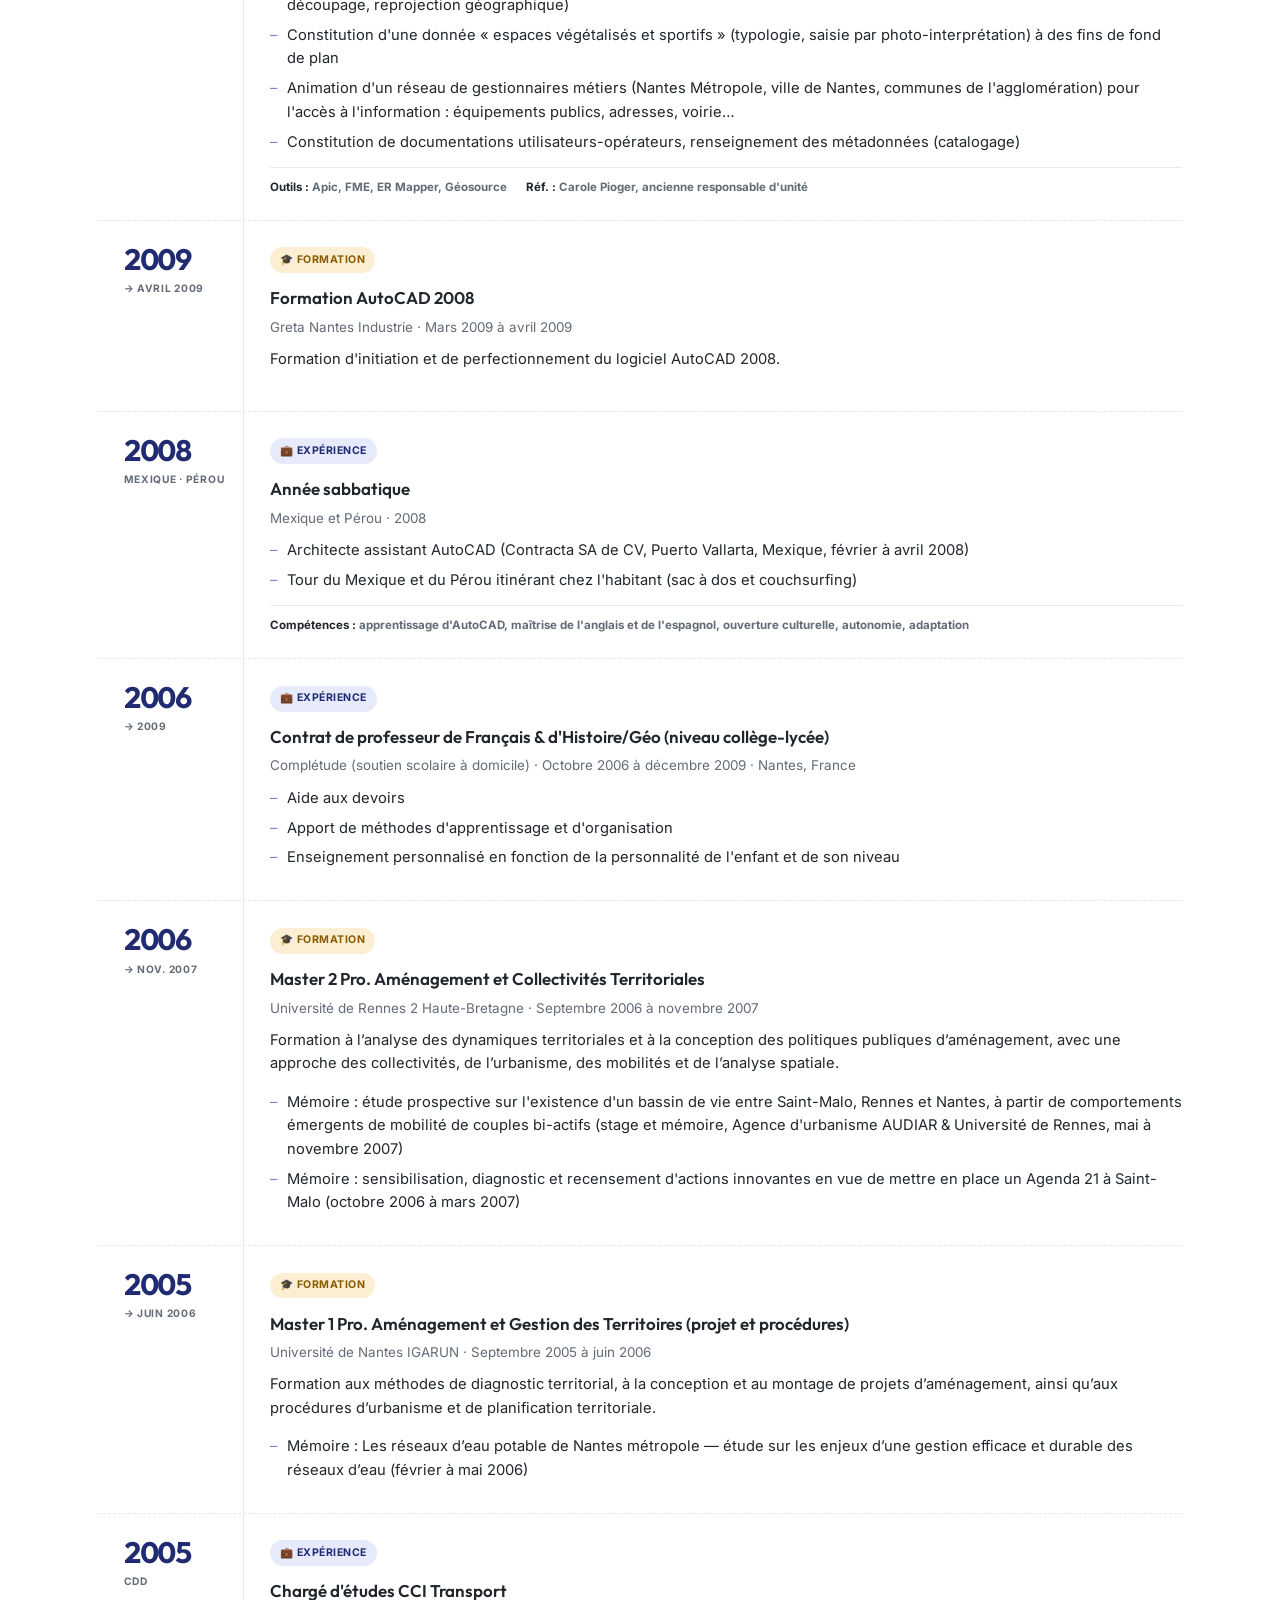
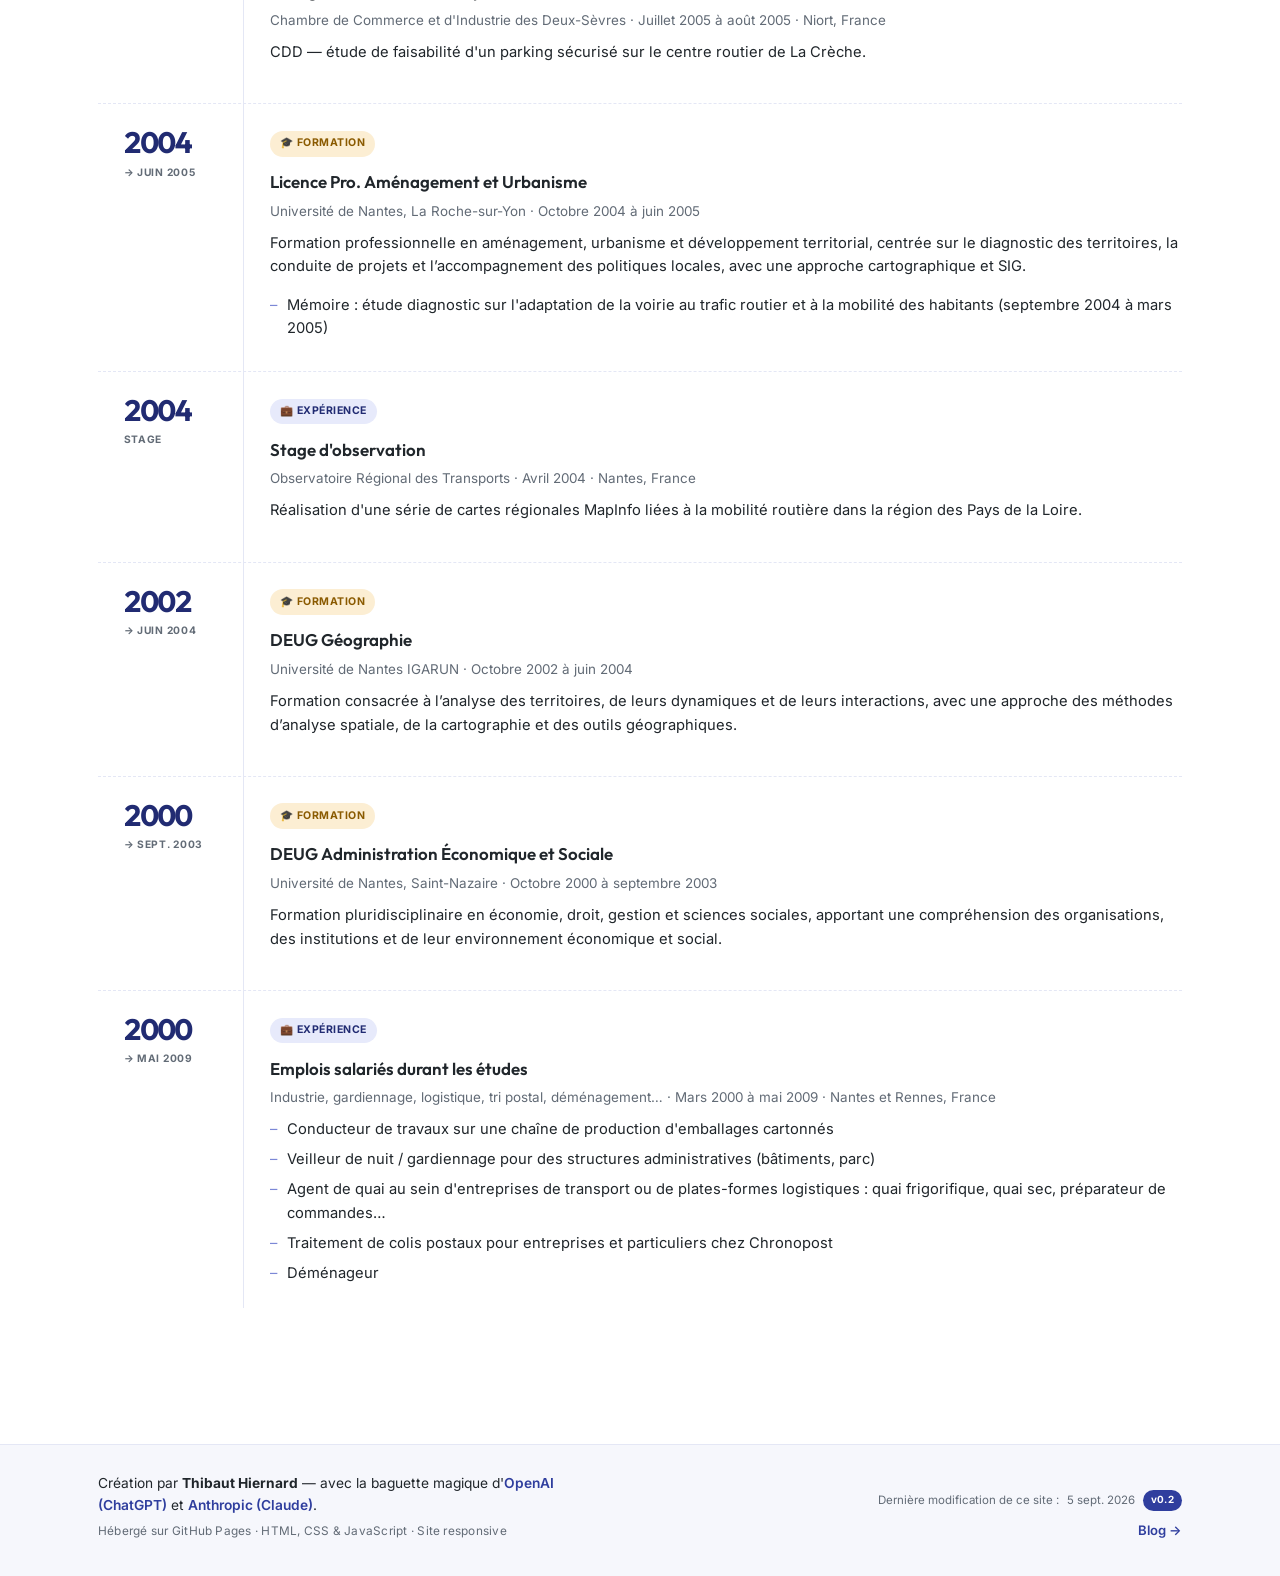
<file: parcours.html>
<!doctype html>
<html lang="fr">
<head>
<meta charset="UTF-8">
<meta name="viewport" content="width=device-width, initial-scale=1">
<title>Parcours — Thibaut Hiernard</title>
<meta name="description" content="Le parcours complet de Thibaut Hiernard, géomaticien : expériences professionnelles et formations, d'aujourd'hui à 2000.">
<link rel="icon" href="assets/favicon.ico" sizes="any">
<link rel="icon" type="image/png" sizes="32x32" href="assets/favicon-32x32.png">
<link rel="icon" type="image/png" sizes="16x16" href="assets/favicon-16x16.png">
<link rel="apple-touch-icon" href="assets/apple-touch-icon.png">
<link rel="stylesheet" href="style.css">
</head>
<body>

<header class="topbar">
  <div class="topbar-inner">
    <a class="topbar-name-link" href="index.html"><img class="topbar-logo" src="assets/logo-topbar.png" alt="">Thibaut Hiernard</a>
    <div class="topbar-right">
    <nav class="topbar-nav" aria-label="Navigation principale">
      <a href="index.html">
        <svg class="nav-icon" viewBox="0 0 24 24" fill="none" stroke="currentColor" stroke-width="1.6"><path d="M3 11l9-8 9 8"/><path d="M5 10v10h5v-6h4v6h5V10"/></svg>
        <span class="nav-label">Accueil</span>
      </a>
      <a href="realisations.html" data-section="realisations">
        <svg class="nav-icon" viewBox="0 0 24 24" fill="none" stroke="currentColor" stroke-width="1.6"><rect x="3" y="4.5" width="18" height="15" rx="2"/><circle cx="8.5" cy="10" r="1.6"/><path d="m4 17 5-5 3.5 3.5L17 11l4 4"/></svg>
        <span class="nav-label">Réalisations</span>
      </a>
      <a href="parcours.html" data-section="parcours" aria-current="page">
        <svg class="nav-icon" viewBox="0 0 24 24" fill="none" stroke="currentColor" stroke-width="1.6"><rect x="3" y="7" width="18" height="13" rx="2"/><path d="M8 7V5a2 2 0 0 1 2-2h4a2 2 0 0 1 2 2v2"/><path d="M3 12h18"/></svg>
        <span class="nav-label">Parcours</span>
      </a>
      <a href="blog.html">
        <svg class="nav-icon" viewBox="0 0 24 24" fill="none" stroke="currentColor" stroke-width="1.6"><path d="M4 4h13a3 3 0 0 1 3 3v13H7a3 3 0 0 1-3-3V4Z"/><path d="M20 20a3 3 0 0 1-3-3V6"/><path d="M7.5 8h8M7.5 11.5h8M7.5 15h4.5"/></svg>
        <span class="nav-label">Blog</span>
      </a>
      <a href="ressources.html">
        <svg class="nav-icon" viewBox="0 0 24 24" fill="none" stroke="currentColor" stroke-width="1.6"><path d="M12 3v12M7.5 10.5 12 15l4.5-4.5"/><path d="M4 18v1.5A2.5 2.5 0 0 0 6.5 22h11a2.5 2.5 0 0 0 2.5-2.5V18"/></svg>
        <span class="nav-label">Ressources</span>
      </a>
    </nav>
      <div class="lang-switch" role="group" aria-label="Changer de langue">
        <button type="button" class="lang-btn" data-lang="fr">FR</button>
        <button type="button" class="lang-btn" data-lang="en">EN</button>
      </div>
    </div>
  </div>
</header>

<div class="page-shell parcours-page">

  <span id="experience" class="anchor-target" aria-hidden="true"></span>
  <span id="formations" class="anchor-target" aria-hidden="true"></span>

  <div class="page-hero parcours-hero">
    <p class="eyebrow">Parcours</p>
    <h1>Mon parcours professionnel, d'aujourd'hui à 2000</h1>
    <p class="lede parcours-tagline">17 ans en géomatique, et tout ce qui a mené jusque-là.</p>
  </div>

  <div class="parcours-legend" aria-hidden="true">
    <span class="event-kind kind-poste">💼 Expérience</span>
    <span class="event-kind kind-formation">🎓 Formation</span>
  </div>

  <div class="time-travel-timeline">
    <section class="time-phase time-single" id="phase-all">

      <article class="time-event" data-kind="poste">
        <div class="time-event-year">
          <span class="year-big">2022</span>
          <span class="year-tag">Aujourd'hui</span>
        </div>
        <div class="time-event-body">
          <span class="event-kind kind-poste">💼 Expérience</span>
          <h3>Ingénieur géomaticien métier urba/aménagement</h3>
          <p class="event-org">Orléans Métropole — Direction de la Planification, de l'Aménagement Urbain et de l'Habitat · Depuis octobre 2022</p>
          <ul class="event-list">
            <li>Chef de projet : mise en place de projets et d'amélioration de processus autour de la gestion de données SIG</li>
            <li>Chief data officer : administration des données de la direction</li>
            <li>Calculs et analyses géographiques pour la direction via la gestion des données</li>
            <li>Production de cartographies et gestion de la cartothèque</li>
            <li>Réalisation d'applications cartographiques web (webapp/experience builder, dashboard, ArcGIS site, story map) et gestion de l'applithèque</li>
            <li>Encadrement fonctionnel d'un technicien SIG cartographe</li>
          </ul>
          <div class="event-foot">
            <span><strong>Outils :</strong> ArcMap et ArcGIS Pro (ESRI), Arcopole Pro, ArcGIS Online</span>
            <span><strong>Réf. :</strong> Jane Passarieu, responsable service Planification</span>
          </div>
        </div>
      </article>

      <article class="time-event" data-kind="formation">
        <div class="time-event-year">
          <span class="year-big">2020</span>
          <span class="year-tag">→ mars 2022</span>
        </div>
        <div class="time-event-body">
          <span class="event-kind kind-formation">🎓 Formation</span>
          <h3>Examen professionnel d'ingénieur territorial (fonction publique territoriale)</h3>
          <p class="event-org">CIG Paris grande couronne · Février 2020 à mars 2022</p>
          <p>Spécialité informatique et systèmes d'information, option Systèmes d'Information Géographiques (SIG) &amp; topographie.</p>
          <ul class="event-list">
            <li>Préparation CNFPT</li>
            <li>Admis à l'examen avec 14,4/20 de moyenne</li>
            <li>Promu en novembre 2023 (stage) et en mai 2024 (titularisation)</li>
          </ul>
        </div>
      </article>

      <article class="time-event" data-kind="poste">
        <div class="time-event-year">
          <span class="year-big">2018</span>
          <span class="year-tag">→ sept. 2022</span>
        </div>
        <div class="time-event-body">
          <span class="event-kind kind-poste">💼 Expérience</span>
          <h3>Technicien SIG — cartographe « PLU »</h3>
          <p class="event-org">Orléans Métropole — Direction de la Planification, de l'Aménagement Urbain et de l'Habitat · Février 2018 à septembre 2022</p>
          <ul class="event-list">
            <li>Production et amélioration graphique des planches PLU d'Orléans et des communes de la Métropole</li>
            <li>Responsable SIG PLUM d'Orléans Métropole : structuration CNIG et saisie des données, réalisation des planches cartographiques du PLUM, téléversement sur le Géoportail de l'Urbanisme, réalisation d'appli carto web</li>
            <li>Production cartographique pour les services de la direction : planification et autorisation d'urbanisme, projets urbains, rénovation urbaine, stratégie foncière, habitat et logement</li>
            <li>Connaissance globale et amélioration des données géographiques de la direction</li>
          </ul>
          <div class="event-foot">
            <span><strong>Outils :</strong> ArcMap (ESRI), ArcGIS Online, Arcopole Pro</span>
            <span><strong>Réf. :</strong> Grégoire Bedoin, ancien chef de service</span>
          </div>
        </div>
      </article>

      <article class="time-event" data-kind="formation">
        <div class="time-event-year">
          <span class="year-big">2016</span>
          <span class="year-tag">→ juil. 2017</span>
        </div>
        <div class="time-event-body">
          <span class="event-kind kind-formation">🎓 Formation</span>
          <h3>Examen professionnel de technicien territorial principal de 1ère classe (fonction publique territoriale)</h3>
          <p class="event-org">CdG 29 · Novembre 2016 à juillet 2017</p>
          <p>Spécialité ingénierie, informatique et systèmes d'information.</p>
          <ul class="event-list">
            <li>Préparation personnelle</li>
            <li>Admis à l'examen avec 14,83/20 de moyenne</li>
            <li>Promu en 2019 à Orléans Métropole</li>
          </ul>
        </div>
      </article>

      <article class="time-event" data-kind="formation">
        <div class="time-event-year">
          <span class="year-big">2016</span>
          <span class="year-tag">→ avril 2016</span>
        </div>
        <div class="time-event-body">
          <span class="event-kind kind-formation">🎓 Formation</span>
          <h3>MOOC « Du Manager au Leader Agile »</h3>
          <p class="event-org">CNAM Paris · Février 2016 à avril 2016</p>
          <p>Introduction au management, à la gestion d'équipe et au leadership : mécanismes de la prise de décision, stratégies de motivation, impact du numérique sur l'évolution des métiers, agilité et compétences d'un leader.</p>
        </div>
      </article>

      <article class="time-event" data-kind="formation">
        <div class="time-event-year">
          <span class="year-big">2016</span>
          <span class="year-tag">→ 2022</span>
        </div>
        <div class="time-event-body">
          <span class="event-kind kind-formation">🎓 Formation</span>
          <h3>Formations ArcGIS</h3>
          <p class="event-org">ESRI France · 2016 à 2022</p>
          <p>Série de formations professionnelles sur l'utilisation des outils ArcGIS : ArcGIS Pro, ArcGIS Online, les GeoDataBase, ArcGIS Server.</p>
        </div>
      </article>

      <article class="time-event" data-kind="formation">
        <div class="time-event-year">
          <span class="year-big">2015</span>
          <span class="year-tag">→ nov. 2015</span>
        </div>
        <div class="time-event-body">
          <span class="event-kind kind-formation">🎓 Formation</span>
          <h3>MOOC « ABC de la Gestion de Projet »</h3>
          <p class="event-org">École Centrale de Lille · Septembre 2015 à novembre 2015</p>
          <p>Introduit à la gestion de projet dans ses fondamentaux et ses outils : monter un projet, animer une équipe, négocier un objectif, mettre en œuvre la collaboration d'une équipe sur le net.</p>
          <p>Objectif : être capable de concevoir et de piloter un petit projet. Site internet : <a href="http://gestiondeprojet.pm/" target="_blank" rel="noopener">gestiondeprojet.pm</a></p>
        </div>
      </article>

      <article class="time-event" data-kind="formation">
        <div class="time-event-year">
          <span class="year-big">2014</span>
          <span class="year-tag">3 jours</span>
        </div>
        <div class="time-event-body">
          <span class="event-kind kind-formation">🎓 Formation</span>
          <h3>Formation ArcMap</h3>
          <p class="event-org">ESRI France, Rennes · Juin 2014</p>
          <p>Formation professionnelle de 3 jours sur l'utilisation du logiciel ArcMap 10.2.</p>
        </div>
      </article>

      <article class="time-event" data-kind="poste">
        <div class="time-event-year">
          <span class="year-big">2014</span>
          <span class="year-tag">→ 2018</span>
        </div>
        <div class="time-event-body">
          <span class="event-kind kind-poste">💼 Expérience</span>
          <h3>Technicien SIG — cartographe web</h3>
          <p class="event-org">Nantes Métropole — Département des Ressources Numériques, Direction de l'information géographique · Mai 2014 à février 2018</p>
          <ul class="event-list">
            <li>Réalisation de services de carte web (Géonantes, appli web de la collectivité) à destination des agents de la Métropole</li>
            <li>Dispense de formations de prise en main de l'appli Géonantes et des données qu'elle contient</li>
            <li>Production de cartes papier/pdf pour les directions de la ville de Nantes ou de Nantes Métropole</li>
            <li>Assistance et conseils SIG auprès des agents-utilisateurs Mapinfo et Géonantes sur les outils, données et techniques cartographiques</li>
            <li>Aide à la diffusion de données géographiques auprès des entreprises travaillant avec Nantes Métropole dans le cadre de marchés</li>
            <li>Conseil sur l'écriture de marchés publics pour la partie SIG</li>
            <li>Assistant d'une petite régie publique concernant la vente de plans de ville et de quartiers auprès des usagers</li>
          </ul>
          <div class="event-foot">
            <span><strong>Outils :</strong> ArcMap, ArcGIS Server, Mapinfo, FME</span>
            <span><strong>Réf. :</strong> Christophe Nicolle, ancien directeur</span>
          </div>
        </div>
      </article>

      <article class="time-event" data-kind="formation">
        <div class="time-event-year">
          <span class="year-big">2014</span>
          <span class="year-tag">Formation</span>
        </div>
        <div class="time-event-body">
          <span class="event-kind kind-formation">🎓 Formation</span>
          <h3>Initiation à FME</h3>
          <p class="event-org">2014</p>
        </div>
      </article>

      <article class="time-event" data-kind="formation">
        <div class="time-event-year">
          <span class="year-big">2012</span>
          <span class="year-tag">2 jours</span>
        </div>
        <div class="time-event-body">
          <span class="event-kind kind-formation">🎓 Formation</span>
          <h3>Initiation au langage SQL</h3>
          <p class="event-org">ENI de Saint-Herblain · Octobre 2012</p>
          <p>Formation professionnelle sur 2 jours décrivant le fonctionnement du langage SQL indépendamment des dérivations réalisées par les éditeurs de SGBDR, appliqué via MySQL et Oracle.</p>
        </div>
      </article>

      <article class="time-event" data-kind="formation">
        <div class="time-event-year">
          <span class="year-big">2012</span>
          <span class="year-tag">Demi-journée</span>
        </div>
        <div class="time-event-body">
          <span class="event-kind kind-formation">🎓 Formation</span>
          <h3>Initiation aux procédures de marchés publics (réforme 2012)</h3>
          <p class="event-org">Nantes Métropole, Département Général des Ressources Numériques · Février 2012</p>
          <p>Formation professionnelle interne d'une demi-journée sur les différentes procédures de marchés publics, par Pascal Gousseau et Fabienne Philippe (DGRN Nantes Métropole, Unité Commande Publique).</p>
        </div>
      </article>

      <article class="time-event" data-kind="formation">
        <div class="time-event-year">
          <span class="year-big">2012</span>
          <span class="year-tag">2 jours</span>
        </div>
        <div class="time-event-body">
          <span class="event-kind kind-formation">🎓 Formation</span>
          <h3>Sensibilisation au droit de l'urbanisme (réformes 2012)</h3>
          <p class="event-org">CNFPT Pays de la Loire · Février 2012</p>
          <p>Formation professionnelle sur 2 jours : documents d'urbanisme, autorisations d'urbanisme, outils opérationnels, droit de préemption, fiscalité de l'urbanisme. Par Nathalie Reboul-Bellouard (intervenante CNFPT).</p>
        </div>
      </article>

      <article class="time-event" data-kind="formation">
        <div class="time-event-year">
          <span class="year-big">2011</span>
          <span class="year-tag">3 jours</span>
        </div>
        <div class="time-event-body">
          <span class="event-kind kind-formation">🎓 Formation</span>
          <h3>Formation Apic</h3>
          <p class="event-org">Nantes Métropole &amp; société Apic-Star · Juin 2011</p>
          <p>Formation professionnelle de 3 jours sur l'utilisation du logiciel SIG Apic 4.7.</p>
        </div>
      </article>

      <article class="time-event" data-kind="formation">
        <div class="time-event-year">
          <span class="year-big">2011</span>
          <span class="year-tag">→ déc. 2011</span>
        </div>
        <div class="time-event-body">
          <span class="event-kind kind-formation">🎓 Formation</span>
          <h3>Formation SIG</h3>
          <p class="event-org">INSET-CNFPT de Dunkerque · Mai 2011 à décembre 2011</p>
          <p>4 modules de 3 jours chacun sur l'acquisition, la gestion, l'administration et l'exploitation des données spatiales.</p>
        </div>
      </article>

      <article class="time-event" data-kind="formation">
        <div class="time-event-year">
          <span class="year-big">2010</span>
          <span class="year-tag">→ déc. 2010</span>
        </div>
        <div class="time-event-body">
          <span class="event-kind kind-formation">🎓 Formation</span>
          <h3>Concours externe technicien principal 2ème classe (fonction publique territoriale)</h3>
          <p class="event-org">CIG Paris petite couronne · Mai 2010 à décembre 2010</p>
          <p>Spécialité infrastructure et réseaux, option déplacements et transports.</p>
          <ul class="event-list">
            <li>Préparation personnelle</li>
            <li>Admis au concours</li>
            <li>Stagiairisation en avril 2011 et titularisation en avril 2012</li>
          </ul>
        </div>
      </article>

      <article class="time-event" data-kind="poste">
        <div class="time-event-year">
          <span class="year-big">2009</span>
          <span class="year-tag">→ 2014</span>
        </div>
        <div class="time-event-body">
          <span class="event-kind kind-poste">💼 Expérience</span>
          <h3>Technicien SIG — dessinateur et administrateur de données</h3>
          <p class="event-org">Nantes Métropole — Département des Ressources Numériques, Direction de la Géomatique · Mai 2009 à avril 2014</p>
          <ul class="event-list">
            <li>Mise à jour de données vecteurs : voirie, numérotation, équipements publics</li>
            <li>Intégration du Plan Cadastral Informatisé (PCI) sur le territoire de Nantes Métropole et mise à disposition de toutes les communes dans différents formats et projections</li>
            <li>Acquisition et intégration de données raster : orthophotographies, Scan25, cartes anciennes (assemblage de dalles, découpage, reprojection géographique)</li>
            <li>Constitution d'une donnée « espaces végétalisés et sportifs » (typologie, saisie par photo-interprétation) à des fins de fond de plan</li>
            <li>Animation d'un réseau de gestionnaires métiers (Nantes Métropole, ville de Nantes, communes de l'agglomération) pour l'accès à l'information : équipements publics, adresses, voirie…</li>
            <li>Constitution de documentations utilisateurs-opérateurs, renseignement des métadonnées (catalogage)</li>
          </ul>
          <div class="event-foot">
            <span><strong>Outils :</strong> Apic, FME, ER Mapper, Géosource</span>
            <span><strong>Réf. :</strong> Carole Pioger, ancienne responsable d'unité</span>
          </div>
        </div>
      </article>

      <article class="time-event" data-kind="formation">
        <div class="time-event-year">
          <span class="year-big">2009</span>
          <span class="year-tag">→ avril 2009</span>
        </div>
        <div class="time-event-body">
          <span class="event-kind kind-formation">🎓 Formation</span>
          <h3>Formation AutoCAD 2008</h3>
          <p class="event-org">Greta Nantes Industrie · Mars 2009 à avril 2009</p>
          <p>Formation d'initiation et de perfectionnement du logiciel AutoCAD 2008.</p>
        </div>
      </article>

      <article class="time-event" data-kind="poste">
        <div class="time-event-year">
          <span class="year-big">2008</span>
          <span class="year-tag">Mexique · Pérou</span>
        </div>
        <div class="time-event-body">
          <span class="event-kind kind-poste">💼 Expérience</span>
          <h3>Année sabbatique</h3>
          <p class="event-org">Mexique et Pérou · 2008</p>
          <ul class="event-list">
            <li>Architecte assistant AutoCAD (Contracta SA de CV, Puerto Vallarta, Mexique, février à avril 2008)</li>
            <li>Tour du Mexique et du Pérou itinérant chez l'habitant (sac à dos et couchsurfing)</li>
          </ul>
          <div class="event-foot">
            <span><strong>Compétences :</strong> apprentissage d'AutoCAD, maîtrise de l'anglais et de l'espagnol, ouverture culturelle, autonomie, adaptation</span>
          </div>
        </div>
      </article>

      <article class="time-event" data-kind="poste">
        <div class="time-event-year">
          <span class="year-big">2006</span>
          <span class="year-tag">→ 2009</span>
        </div>
        <div class="time-event-body">
          <span class="event-kind kind-poste">💼 Expérience</span>
          <h3>Contrat de professeur de Français &amp; d'Histoire/Géo (niveau collège-lycée)</h3>
          <p class="event-org">Complétude (soutien scolaire à domicile) · Octobre 2006 à décembre 2009 · Nantes, France</p>
          <ul class="event-list">
            <li>Aide aux devoirs</li>
            <li>Apport de méthodes d'apprentissage et d'organisation</li>
            <li>Enseignement personnalisé en fonction de la personnalité de l'enfant et de son niveau</li>
          </ul>
        </div>
      </article>

      <article class="time-event" data-kind="formation">
        <div class="time-event-year">
          <span class="year-big">2006</span>
          <span class="year-tag">→ nov. 2007</span>
        </div>
        <div class="time-event-body">
          <span class="event-kind kind-formation">🎓 Formation</span>
          <h3>Master 2 Pro. Aménagement et Collectivités Territoriales</h3>
          <p class="event-org">Université de Rennes 2 Haute-Bretagne · Septembre 2006 à novembre 2007</p>
          <p>Formation à l’analyse des dynamiques territoriales et à la conception des politiques publiques d’aménagement, avec une approche des collectivités, de l’urbanisme, des mobilités et de l’analyse spatiale.</p>
          <ul class="event-list">
            <li>Mémoire : étude prospective sur l'existence d'un bassin de vie entre Saint-Malo, Rennes et Nantes, à partir de comportements émergents de mobilité de couples bi-actifs (stage et mémoire, Agence d'urbanisme AUDIAR &amp; Université de Rennes, mai à novembre 2007)</li>
            <li>Mémoire : sensibilisation, diagnostic et recensement d'actions innovantes en vue de mettre en place un Agenda 21 à Saint-Malo (octobre 2006 à mars 2007)</li>
          </ul>
        </div>
      </article>

      <article class="time-event" data-kind="formation">
        <div class="time-event-year">
          <span class="year-big">2005</span>
          <span class="year-tag">→ juin 2006</span>
        </div>
        <div class="time-event-body">
          <span class="event-kind kind-formation">🎓 Formation</span>
          <h3>Master 1 Pro. Aménagement et Gestion des Territoires (projet et procédures)</h3>
          <p class="event-org">Université de Nantes IGARUN · Septembre 2005 à juin 2006</p>
          <p>Formation aux méthodes de diagnostic territorial, à la conception et au montage de projets d’aménagement, ainsi qu’aux procédures d’urbanisme et de planification territoriale.</p>
          <ul class="event-list">
            <li>Mémoire : Les réseaux d’eau potable de Nantes métropole — étude sur les enjeux d’une gestion efficace et durable des réseaux d’eau (février à mai 2006)</li>
          </ul>
        </div>
      </article>

      <article class="time-event" data-kind="poste">
        <div class="time-event-year">
          <span class="year-big">2005</span>
          <span class="year-tag">CDD</span>
        </div>
        <div class="time-event-body">
          <span class="event-kind kind-poste">💼 Expérience</span>
          <h3>Chargé d'études CCI Transport</h3>
          <p class="event-org">Chambre de Commerce et d'Industrie des Deux-Sèvres · Juillet 2005 à août 2005 · Niort, France</p>
          <p>CDD — étude de faisabilité d'un parking sécurisé sur le centre routier de La Crèche.</p>
        </div>
      </article>

      <article class="time-event" data-kind="formation">
        <div class="time-event-year">
          <span class="year-big">2004</span>
          <span class="year-tag">→ juin 2005</span>
        </div>
        <div class="time-event-body">
          <span class="event-kind kind-formation">🎓 Formation</span>
          <h3>Licence Pro. Aménagement et Urbanisme</h3>
          <p class="event-org">Université de Nantes, La Roche-sur-Yon · Octobre 2004 à juin 2005</p>
          <p>Formation professionnelle en aménagement, urbanisme et développement territorial, centrée sur le diagnostic des territoires, la conduite de projets et l’accompagnement des politiques locales, avec une approche cartographique et SIG.</p>
          <ul class="event-list">
            <li>Mémoire : étude diagnostic sur l'adaptation de la voirie au trafic routier et à la mobilité des habitants (septembre 2004 à mars 2005)</li>
          </ul>
        </div>
      </article>

      <article class="time-event" data-kind="poste">
        <div class="time-event-year">
          <span class="year-big">2004</span>
          <span class="year-tag">Stage</span>
        </div>
        <div class="time-event-body">
          <span class="event-kind kind-poste">💼 Expérience</span>
          <h3>Stage d'observation</h3>
          <p class="event-org">Observatoire Régional des Transports · Avril 2004 · Nantes, France</p>
          <p>Réalisation d'une série de cartes régionales MapInfo liées à la mobilité routière dans la région des Pays de la Loire.</p>
        </div>
      </article>

      <article class="time-event" data-kind="formation">
        <div class="time-event-year">
          <span class="year-big">2002</span>
          <span class="year-tag">→ juin 2004</span>
        </div>
        <div class="time-event-body">
          <span class="event-kind kind-formation">🎓 Formation</span>
          <h3>DEUG Géographie</h3>
          <p class="event-org">Université de Nantes IGARUN · Octobre 2002 à juin 2004</p>
          <p>Formation consacrée à l’analyse des territoires, de leurs dynamiques et de leurs interactions, avec une approche des méthodes d’analyse spatiale, de la cartographie et des outils géographiques.</p>
        </div>
      </article>

      <article class="time-event" data-kind="formation">
        <div class="time-event-year">
          <span class="year-big">2000</span>
          <span class="year-tag">→ sept. 2003</span>
        </div>
        <div class="time-event-body">
          <span class="event-kind kind-formation">🎓 Formation</span>
          <h3>DEUG Administration Économique et Sociale</h3>
          <p class="event-org">Université de Nantes, Saint-Nazaire · Octobre 2000 à septembre 2003</p>
          <p>Formation pluridisciplinaire en économie, droit, gestion et sciences sociales, apportant une compréhension des organisations, des institutions et de leur environnement économique et social.</p>
        </div>
      </article>

      <article class="time-event" data-kind="poste">
        <div class="time-event-year">
          <span class="year-big">2000</span>
          <span class="year-tag">→ mai 2009</span>
        </div>
        <div class="time-event-body">
          <span class="event-kind kind-poste">💼 Expérience</span>
          <h3>Emplois salariés durant les études</h3>
          <p class="event-org">Industrie, gardiennage, logistique, tri postal, déménagement… · Mars 2000 à mai 2009 · Nantes et Rennes, France</p>
          <ul class="event-list">
            <li>Conducteur de travaux sur une chaîne de production d'emballages cartonnés</li>
            <li>Veilleur de nuit / gardiennage pour des structures administratives (bâtiments, parc)</li>
            <li>Agent de quai au sein d'entreprises de transport ou de plates-formes logistiques : quai frigorifique, quai sec, préparateur de commandes…</li>
            <li>Traitement de colis postaux pour entreprises et particuliers chez Chronopost</li>
            <li>Déménageur</li>
          </ul>
        </div>
      </article>

    </section>
  </div>

</div>

<footer class="site-footer">
  <div class="site-footer-inner">
    <div class="site-footer-main">
      <p class="site-footer-credit">Création par <strong>Thibaut Hiernard</strong> — avec la baguette magique d'<span class="footer-ai">OpenAI (ChatGPT)</span> et <span class="footer-ai">Anthropic (Claude)</span>.</p>
      <p class="site-footer-meta">Hébergé sur GitHub Pages · HTML, CSS &amp; JavaScript · Site responsive</p>
    </div>
    <div class="site-footer-side">
      <p class="site-footer-version">Dernière modification de ce site : <time datetime="2026-09-05">5 sept. 2026</time> <span class="footer-version-tag">v0.2</span></p>
      <a class="site-footer-next" href="blog.html">Blog →</a>
    </div>
  </div>
</footer>

<script src="script.js"></script>
<script src="lang.js"></script>
</body>
</html>
</file>
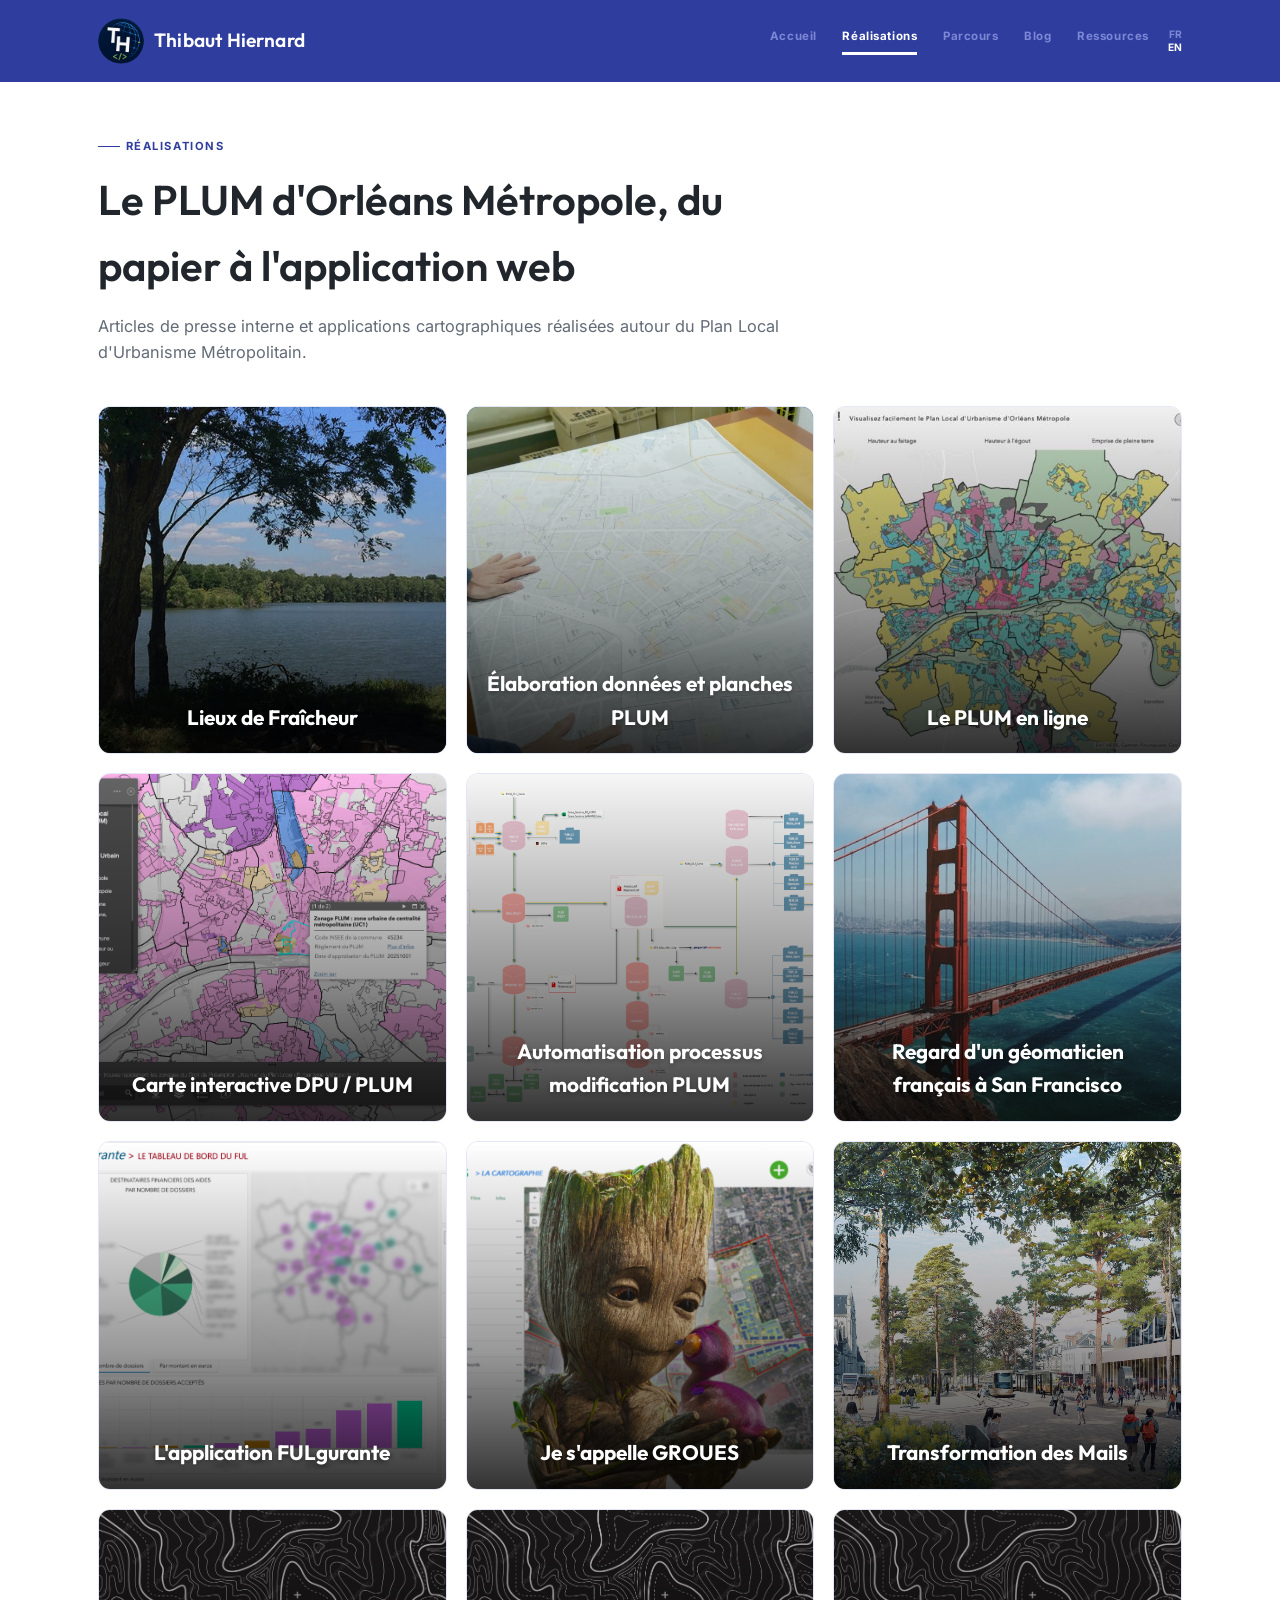
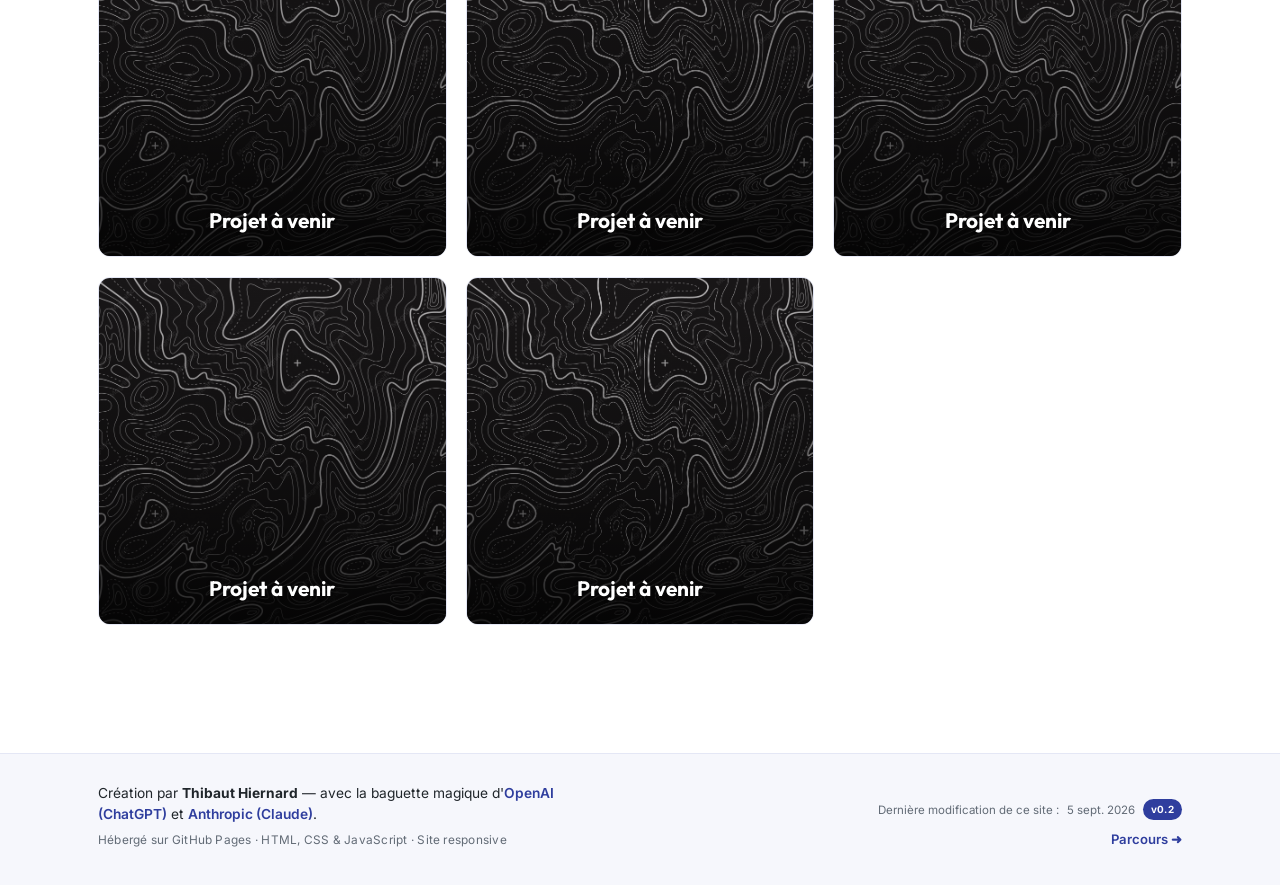
<file: realisations.html>
<!doctype html>
<html lang="fr">
<head>
<meta charset="UTF-8">
<meta name="viewport" content="width=device-width, initial-scale=1">
<title>Réalisations — Thibaut Hiernard</title>
<meta name="description" content="Publications et applications cartographiques web réalisées par Thibaut Hiernard : le PLUM d'Orléans Métropole en ligne.">
<link rel="icon" href="assets/favicon.ico" sizes="any">
<link rel="icon" type="image/png" sizes="32x32" href="assets/favicon-32x32.png">
<link rel="icon" type="image/png" sizes="16x16" href="assets/favicon-16x16.png">
<link rel="apple-touch-icon" href="assets/apple-touch-icon.png">
<link rel="stylesheet" href="style.css">
</head>
<body>

<header class="topbar">
  <div class="topbar-inner">
    <a class="topbar-name-link" href="index.html"><img class="topbar-logo" src="assets/logo-topbar.png" alt="">Thibaut Hiernard</a>
    <div class="topbar-right">
    <nav class="topbar-nav" aria-label="Navigation principale">
      <a href="index.html">
        <svg class="nav-icon" viewBox="0 0 24 24" fill="none" stroke="currentColor" stroke-width="1.6"><path d="M3 11l9-8 9 8"/><path d="M5 10v10h5v-6h4v6h5V10"/></svg>
        <span class="nav-label">Accueil</span>
      </a>
      <a href="realisations.html" data-section="realisations" aria-current="page">
        <svg class="nav-icon" viewBox="0 0 24 24" fill="none" stroke="currentColor" stroke-width="1.6"><rect x="3" y="4.5" width="18" height="15" rx="2"/><circle cx="8.5" cy="10" r="1.6"/><path d="m4 17 5-5 3.5 3.5L17 11l4 4"/></svg>
        <span class="nav-label">Réalisations</span>
      </a>
      <a href="parcours.html" data-section="parcours">
        <svg class="nav-icon" viewBox="0 0 24 24" fill="none" stroke="currentColor" stroke-width="1.6"><rect x="3" y="7" width="18" height="13" rx="2"/><path d="M8 7V5a2 2 0 0 1 2-2h4a2 2 0 0 1 2 2v2"/><path d="M3 12h18"/></svg>
        <span class="nav-label">Parcours</span>
      </a>
      <a href="blog.html">
        <svg class="nav-icon" viewBox="0 0 24 24" fill="none" stroke="currentColor" stroke-width="1.6"><path d="M4 4h13a3 3 0 0 1 3 3v13H7a3 3 0 0 1-3-3V4Z"/><path d="M20 20a3 3 0 0 1-3-3V6"/><path d="M7.5 8h8M7.5 11.5h8M7.5 15h4.5"/></svg>
        <span class="nav-label">Blog</span>
      </a>
      <a href="ressources.html">
        <svg class="nav-icon" viewBox="0 0 24 24" fill="none" stroke="currentColor" stroke-width="1.6"><path d="M12 3v12M7.5 10.5 12 15l4.5-4.5"/><path d="M4 18v1.5A2.5 2.5 0 0 0 6.5 22h11a2.5 2.5 0 0 0 2.5-2.5V18"/></svg>
        <span class="nav-label">Ressources</span>
      </a>
    </nav>
      <div class="lang-switch" role="group" aria-label="Changer de langue">
        <button type="button" class="lang-btn" data-lang="fr">FR</button>
        <button type="button" class="lang-btn" data-lang="en">EN</button>
      </div>
    </div>
  </div>
</header>

<div class="page-shell">
  <div class="page-hero">
    <p class="eyebrow">Réalisations</p>
    <h1>Le PLUM d'Orléans Métropole, du papier à l'application web</h1>
    <p class="lede">Articles de presse interne et applications cartographiques réalisées autour du Plan Local d'Urbanisme Métropolitain.</p>
  </div>

  <section>
    <div class="realisation-gallery realisation-gallery-all">

      <a class="realisation-card" href="https://experience.arcgis.com/experience/ad36f6e5cf1948f598005133b607340a" target="_blank" rel="noopener">
        <div class="realisation-card-image">
          <img src="assets/lieux_fraicheur.jpg" alt="Application Lieux de Fraîcheur">
          <div class="realisation-card-overlay"><p>Permet de localiser, mettre à jour et exporter les lieux de fraicheur de la Métropole durant les vagues de chaleur.</p></div>
          <div class="realisation-card-title"><h3>Lieux de Fraîcheur</h3></div>
        </div>
      </a>

      <a class="realisation-card" href="https://www.orleans-metropole.fr/actions-et-services/grands-projets-urbains/consulter-le-plum#c7279" target="_blank" rel="noopener">
        <div class="realisation-card-image">
          <img src="assets/elab_plum.png" alt="Élaboration des données et planches PLUM">
          <div class="realisation-card-overlay"><p>Création des données PLUM au format CNIG, conception des planches pour l'approbation, publication et administration des données pour l'instruction dans Cart@ds</p></div>
          <div class="realisation-card-title"><h3>Élaboration données et planches PLUM</h3></div>
        </div>
      </a>

      <a class="realisation-card" href="https://www.orleans-metropole.fr/leplumenligne" target="_blank" rel="noopener">
        <div class="realisation-card-image">
          <img src="assets/plum_en_ligne.jpeg" alt="Application Le PLUM en ligne">
          <div class="realisation-card-overlay"><p>Permet de visualiser le contenu des planches du PLUM en vigueur et de s'y localiser facilement</p></div>
          <div class="realisation-card-title"><h3>Le PLUM en ligne</h3></div>
        </div>
      </a>

      <a class="realisation-card" href="https://mapo.orleans-metropole.fr/portal/apps/webappviewer/index.html?id=0f496d0372554a58917352241282e90e" target="_blank" rel="noopener">
        <div class="realisation-card-image">
          <img src="assets/carte_dpu-plum.png" alt="Carte interactive DPU / PLUM">
          <div class="realisation-card-overlay"><p>Permet de connaitre rapidement le zonage du Droit de Préemption Urbain et le zonage du Plan Local d'Urbanisme</p></div>
          <div class="realisation-card-title"><h3>Carte interactive DPU / PLUM</h3></div>
        </div>
      </a>

      <a class="realisation-card" href="https://www.orleans-metropole.fr" target="_blank" rel="noopener">
        <div class="realisation-card-image">
          <img src="assets/automatisation_plum.png" alt="Automatisation des processus de modification du PLUM">
          <div class="realisation-card-overlay"><p>Travail d'optimisation et d'automatisations géomatiques avec python des procédures de modification du PLUM</p></div>
          <div class="realisation-card-title"><h3>Automatisation processus modification PLUM</h3></div>
        </div>
      </a>

      <a class="realisation-card" href="https://www.linkedin.com/in/thibaut-hiernard/" target="_blank" rel="noopener">  
        <div class="realisation-card-image">
          <img src="assets/San_Francisco.jpg" alt="Regard d'un géomaticien français à San Francisco">
          <div class="realisation-card-overlay"><p>Story-map regroupant la série de 8 publications Linkedin parues durant mon séjour dans la baie de SF.</p></div>
          <div class="realisation-card-title"><h3>Regard d'un géomaticien français à San Francisco</h3></div>
        </div>
      </a>

      <a class="realisation-card" href="https://www.orleans-metropole.fr/actions-et-services/habitat-et-urbanisme/fonds-unifie-logement-ful" target="_blank" rel="noopener">  
        <div class="realisation-card-image">
          <img src="assets/appli_ful.png" alt="L'application FULgurante">
          <div class="realisation-card-overlay"><p>Localise et analyse les dossiers d'aide du Fond Unifié Logement d'Orléans Métropole (accès confidentiel restreint au service).</p></div>
          <div class="realisation-card-title"><h3>L'application FULgurante</h3></div>
        </div>
      </a>

      <a class="realisation-card" href="https://www.orleans-metropole.fr/actions-et-services/habitat-et-urbanisme/leco-quartier-des-groues" target="_blank" rel="noopener">  
        <div class="realisation-card-image">
          <img src="assets/je_sappelle_GROUES.png" alt="Je s'appelle GROUES">
          <div class="realisation-card-overlay"><p>Permet de superposer les plans d'études de l'éco-quartier des Groues avec les données SIG de la Métropole (accès confidentiel restreint au service).</p></div>
          <div class="realisation-card-title"><h3>Je s'appelle GROUES</h3></div>
        </div>
      </a>

      <a class="realisation-card" href="https://www.orleans-metropole.fr/actions-et-services/habitat-et-urbanisme/tansformation-des-mails" target="_blank" rel="noopener">  
        <div class="realisation-card-image">
          <img src="assets/transfo_des_Mails.jpg" alt="Transformation des Mails">
          <div class="realisation-card-overlay"><p>Centralise les remarques, localisées ou générales, formulées au cours des différentes phases du projet des Mails d'Orléans Métropole et permet aux prestataires d'y répondre directement.</p></div>
          <div class="realisation-card-title"><h3>Transformation des Mails</h3></div>
        </div>
      </a>

      <div class="realisation-card realisation-card-placeholder">
        <div class="realisation-card-image">
          <img src="assets/projet_soon.jpg" alt="Projet à venir">
          <div class="realisation-card-title"><h3>Projet à venir</h3></div>
        </div>
      </div>

      <div class="realisation-card realisation-card-placeholder">
        <div class="realisation-card-image">
          <img src="assets/projet_soon.jpg" alt="Projet à venir">
          <div class="realisation-card-title"><h3>Projet à venir</h3></div>
        </div>
      </div>

      <div class="realisation-card realisation-card-placeholder">
        <div class="realisation-card-image">
          <img src="assets/projet_soon.jpg" alt="Projet à venir">
          <div class="realisation-card-title"><h3>Projet à venir</h3></div>
        </div>
      </div>

      <div class="realisation-card realisation-card-placeholder">
        <div class="realisation-card-image">
          <img src="assets/projet_soon.jpg" alt="Projet à venir">
          <div class="realisation-card-title"><h3>Projet à venir</h3></div>
        </div>
      </div>

      <div class="realisation-card realisation-card-placeholder">
        <div class="realisation-card-image">
          <img src="assets/projet_soon.jpg" alt="Projet à venir">
          <div class="realisation-card-title"><h3>Projet à venir</h3></div>
        </div>
      </div>
</div>
  </section>
</div>

<footer class="site-footer">
  <div class="site-footer-inner">
    <div class="site-footer-main">
      <p class="site-footer-credit">Création par <strong>Thibaut Hiernard</strong> — avec la baguette magique d'<span class="footer-ai">OpenAI (ChatGPT)</span> et <span class="footer-ai">Anthropic (Claude)</span>.</p>
      <p class="site-footer-meta">Hébergé sur GitHub Pages · HTML, CSS &amp; JavaScript · Site responsive</p>
    </div>
    <div class="site-footer-side">
      <p class="site-footer-version">Dernière modification de ce site : <time datetime="2026-09-05">5 sept. 2026</time> <span class="footer-version-tag">v0.2</span></p>
      <a class="site-footer-next" href="parcours.html">Parcours ➜</a>
    </div>
  </div>
</footer>

<script src="script.js"></script>
<script src="lang.js"></script>
</body>
</html>
</file>
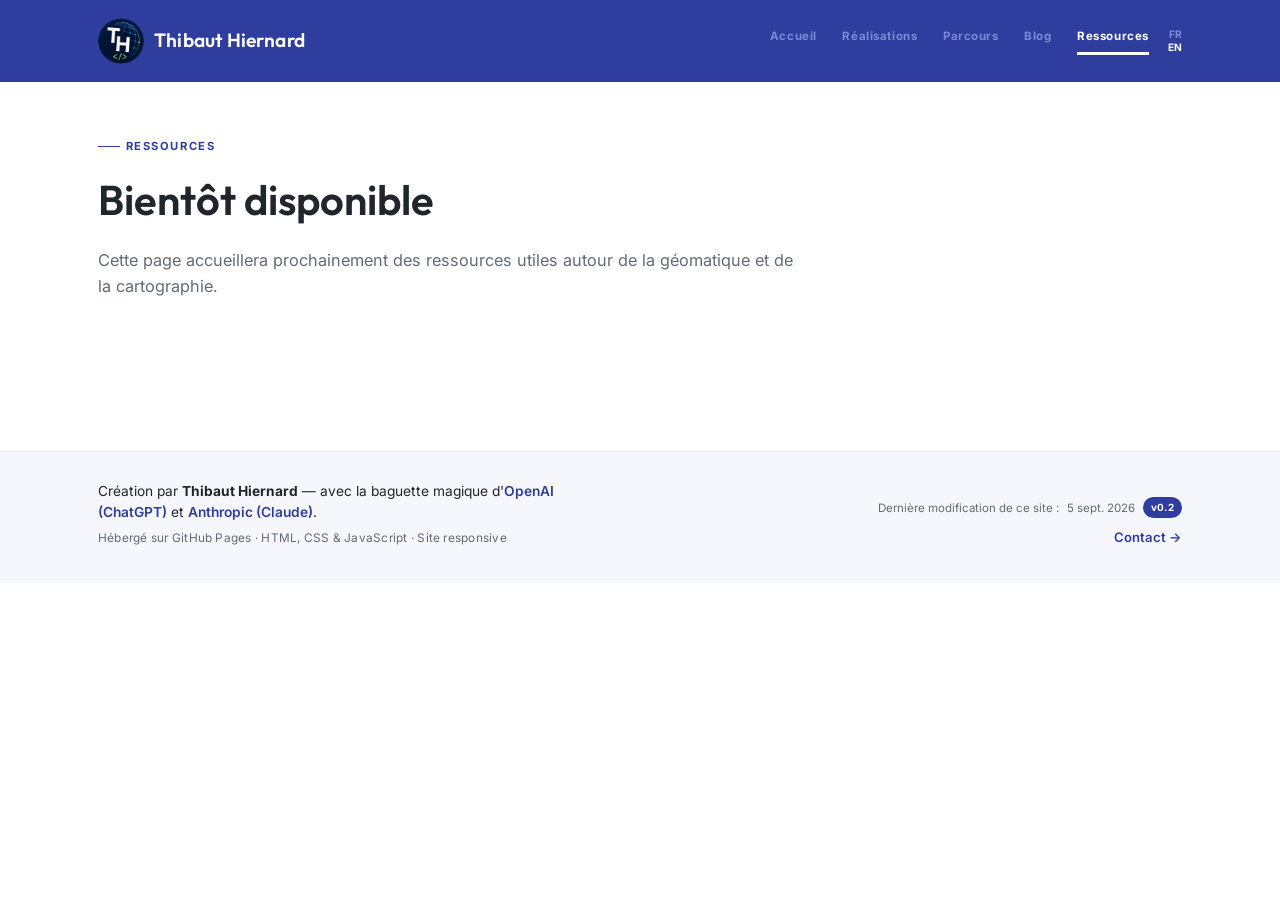
<file: ressources.html>
<!doctype html>
<html lang="fr">
<head>
<meta charset="UTF-8">
<meta name="viewport" content="width=device-width, initial-scale=1">
<title>Ressources — Thibaut Hiernard</title>
<meta name="description" content="Ressources utiles à venir sur la géomatique et la cartographie, par Thibaut Hiernard.">
<link rel="icon" href="assets/favicon.ico" sizes="any">
<link rel="icon" type="image/png" sizes="32x32" href="assets/favicon-32x32.png">
<link rel="icon" type="image/png" sizes="16x16" href="assets/favicon-16x16.png">
<link rel="apple-touch-icon" href="assets/apple-touch-icon.png">
<link rel="stylesheet" href="style.css">
</head>
<body>

<header class="topbar">
  <div class="topbar-inner">
    <a class="topbar-name-link" href="index.html"><img class="topbar-logo" src="assets/logo-topbar.png" alt="">Thibaut Hiernard</a>
    <div class="topbar-right">
    <nav class="topbar-nav" aria-label="Navigation principale">
      <a href="index.html">
        <svg class="nav-icon" viewBox="0 0 24 24" fill="none" stroke="currentColor" stroke-width="1.6"><path d="M3 11l9-8 9 8"/><path d="M5 10v10h5v-6h4v6h5V10"/></svg>
        <span class="nav-label">Accueil</span>
      </a>
      <a href="realisations.html" data-section="realisations">
        <svg class="nav-icon" viewBox="0 0 24 24" fill="none" stroke="currentColor" stroke-width="1.6"><rect x="3" y="4.5" width="18" height="15" rx="2"/><circle cx="8.5" cy="10" r="1.6"/><path d="m4 17 5-5 3.5 3.5L17 11l4 4"/></svg>
        <span class="nav-label">Réalisations</span>
      </a>
      <a href="parcours.html" data-section="parcours">
        <svg class="nav-icon" viewBox="0 0 24 24" fill="none" stroke="currentColor" stroke-width="1.6"><rect x="3" y="7" width="18" height="13" rx="2"/><path d="M8 7V5a2 2 0 0 1 2-2h4a2 2 0 0 1 2 2v2"/><path d="M3 12h18"/></svg>
        <span class="nav-label">Parcours</span>
      </a>
      <a href="blog.html">
        <svg class="nav-icon" viewBox="0 0 24 24" fill="none" stroke="currentColor" stroke-width="1.6"><path d="M4 4h13a3 3 0 0 1 3 3v13H7a3 3 0 0 1-3-3V4Z"/><path d="M20 20a3 3 0 0 1-3-3V6"/><path d="M7.5 8h8M7.5 11.5h8M7.5 15h4.5"/></svg>
        <span class="nav-label">Blog</span>
      </a>
      <a href="ressources.html" aria-current="page">
        <svg class="nav-icon" viewBox="0 0 24 24" fill="none" stroke="currentColor" stroke-width="1.6"><path d="M12 3v12M7.5 10.5 12 15l4.5-4.5"/><path d="M4 18v1.5A2.5 2.5 0 0 0 6.5 22h11a2.5 2.5 0 0 0 2.5-2.5V18"/></svg>
        <span class="nav-label">Ressources</span>
      </a>
    </nav>
      <div class="lang-switch" role="group" aria-label="Changer de langue">
        <button type="button" class="lang-btn" data-lang="fr">FR</button>
        <button type="button" class="lang-btn" data-lang="en">EN</button>
      </div>
    </div>
  </div>
</header>

<div class="page-shell">
  <div class="page-hero">
    <p class="eyebrow">Ressources</p>
    <h1>Bientôt disponible</h1>
    <p class="lede">Cette page accueillera prochainement des ressources utiles autour de la géomatique et de la cartographie.</p>
  </div>
</div>

<footer class="site-footer">
  <div class="site-footer-inner">
    <div class="site-footer-main">
      <p class="site-footer-credit">Création par <strong>Thibaut Hiernard</strong> — avec la baguette magique d'<span class="footer-ai">OpenAI (ChatGPT)</span> et <span class="footer-ai">Anthropic (Claude)</span>.</p>
      <p class="site-footer-meta">Hébergé sur GitHub Pages · HTML, CSS &amp; JavaScript · Site responsive</p>
    </div>
    <div class="site-footer-side">
      <p class="site-footer-version">Dernière modification de ce site : <time datetime="2026-09-05">5 sept. 2026</time> <span class="footer-version-tag">v0.2</span></p>
      <a class="site-footer-next" href="contact.html">Contact →</a>
    </div>
  </div>
</footer>

<script src="script.js"></script>
<script src="lang.js"></script>
</body>
</html>
</file>
<file: style.css>
/* ==========================================================================
   Thibaut Hiernard — CV en ligne
   Charte graphique unique : navigation bleue, typographie Outfit/Inter — police uniforme sur toutes les pages
   ========================================================================== */

@import url('https://fonts.googleapis.com/css2?family=Outfit:wght@500;600;700&family=Inter:wght@400;500;600;700&display=swap');

:root{
  --ink:        #20262B;
  --ink-soft:   #626B76;
  --blue:       #2F3E9E;
  --blue-deep:  #212B72;
  --blue-soft:  #7C88D6;
  --panel:      #F6F7FC;
  --line:       #E4E7F5;
  --radius:     12px;
  --gutter:     clamp(1.25rem, 4vw, 3rem);
}

*,*::before,*::after{ box-sizing:border-box; }

html{ scroll-behavior:smooth; }

body{
  margin:0;
  background:#FFFFFF;
  color:var(--ink);
  font-family:'Inter',system-ui,sans-serif;
  font-size:16px;
  line-height:1.6;
  -webkit-font-smoothing:antialiased;
}

a{ color:inherit; text-decoration:none; }
h1,h2,h3,h4{ font-family:'Outfit',sans-serif; font-weight:600; margin:0; color:var(--ink); }
p{ margin:0 0 1em; }
ul{ margin:0; padding:0; list-style:none; }
img{ max-width:100%; display:block; }

.eyebrow{
  font-family:'Inter',sans-serif; font-weight:700;
  font-size:.7rem;
  letter-spacing:.14em;
  text-transform:uppercase;
  color:var(--blue);
  display:flex;
  align-items:center;
  gap:.5em;
}
.eyebrow::before{
  content:"";
  width:22px; height:1px;
  background:var(--blue);
  display:inline-block;
}

:focus-visible{ outline:2px solid var(--blue); outline-offset:3px; }

/* ==========================================================================
   Barre de navigation (toutes les pages)
   ========================================================================== */

.topbar{ position:sticky; top:0; z-index:10; background:var(--blue); }
.topbar-inner{
  max-width:1180px; margin:0 auto;
  padding:1.1rem var(--gutter);
  display:flex; align-items:center; justify-content:space-between;
  flex-wrap:wrap; gap:.75rem;
}
.topbar-name{ font-family:'Outfit',sans-serif; font-weight:600; font-size:1.2rem; letter-spacing:.01em; color:#fff; }
.topbar-nav{ display:flex; gap:1.6rem; flex-wrap:wrap; flex:1 1 auto; min-width:0; }
.topbar-nav a{
  display:flex; align-items:center; gap:.5rem;
  font-family:'Inter',sans-serif; font-weight:700;
  font-size:.72rem;
  letter-spacing:.05em;
  color:var(--blue-soft);
  padding-bottom:.4rem;
  border-bottom:3px solid transparent;
  transition:color .2s ease, border-color .2s ease;
}
.topbar-nav a:hover{ color:#fff; }
.topbar-nav a[aria-current="page"],
.topbar-nav a.is-scroll-active{
  color:#fff;
  border-bottom-color:#fff;
}
.topbar-nav .nav-icon{ display:none; width:19px; height:19px; flex-shrink:0; }
.topbar-nav .nav-label{ display:block; }

/* Conteneur qui regroupe le ruban de nav et le sélecteur de langue à droite :
   ne doit jamais passer à la ligne, quelle que soit la largeur de la fenêtre */
.topbar-right{ display:flex; align-items:center; gap:1.2rem; flex-wrap:nowrap; flex:none; }

/* Sélecteur de langue FR / EN, à droite du ruban.
   FR au-dessus de EN (plus compact que côte à côte).
   Couleurs identiques au ruban : langue active = blanc (comme la page active),
   langue inactive = même bleu clair que les liens non actifs. */
.lang-switch{
  display:flex; flex-direction:column; align-items:center; justify-content:center;
  gap:.18rem;
  font-family:'Inter',sans-serif; font-weight:700; font-size:.64rem;
  letter-spacing:.04em;
  flex:none;
  white-space:nowrap;
}
.lang-btn{
  background:none; border:none; padding:0; margin:0;
  font:inherit; line-height:1; color:var(--blue-soft); cursor:pointer;
  transition:color .2s ease;
}
.lang-btn:hover{ color:#fff; }
.lang-btn.is-active{ color:#fff; cursor:default; }

/* Sur l'accueil, seul « Accueil » reste actif dans le ruban. */
.home2 .topbar-nav a.is-scroll-active:not([aria-current="page"]){
  color:var(--blue-soft);
  border-bottom-color:transparent;
}

/* Poste actuel (accueil) */
.current-position-card{
  border-left:3px solid var(--blue);
}

.current-position-description{
  font-size:.94rem;
  color:var(--ink);
  margin:0 0 .8rem;
  line-height:1.55;
}

/* ==========================================================================
   Pages secondaires : en-tête + contenu générique
   ========================================================================== */

.page-shell{ max-width:1180px; margin:0 auto; padding:clamp(2.5rem,5vw,3.5rem) var(--gutter) 3rem; }

.page-hero{ margin-bottom:2.5rem; max-width:70ch; }
.page-hero h1{ font-size:clamp(1.9rem,3.4vw,2.6rem); margin-top:.6rem; }
.page-hero .lede{ margin-top:.85rem; color:var(--ink-soft); font-size:1.02rem; }

.card{
  position:relative;
  background:var(--panel);
  border:1px solid var(--line);
  border-radius:var(--radius);
  padding:1.5rem 1.6rem;
}
.card + .card{ margin-top:1.1rem; }

section{ margin-bottom:3rem; }
section:last-child{ margin-bottom:0; }
section > .eyebrow{ margin-bottom:1.1rem; }

/* Expériences / formations */
.entry-head{ display:flex; flex-wrap:wrap; justify-content:space-between; gap:.5rem 1.5rem; margin-bottom:.4rem; }
.entry-head h3{ font-size:1.15rem; }
.entry-date{ font-family:'Inter',sans-serif; font-weight:700; font-size:.75rem; color:var(--blue); white-space:nowrap; padding-top:.2rem; }
.entry-org{ font-size:.9rem; color:var(--ink-soft); margin-bottom:.9rem; }
.entry-org .place{ color:var(--blue-deep); }

.entry-list{ margin-bottom:.9rem; }
.entry-list li{ position:relative; padding-left:1.1rem; margin-bottom:.4rem; font-size:.94rem; }
.entry-list li::before{ content:""; position:absolute; left:0; top:.55em; width:6px; height:1px; background:var(--blue-soft); }

.entry-foot{
  display:flex; flex-wrap:wrap; gap:.4rem 1.2rem;
  font-family:'Inter',sans-serif; font-weight:700; font-size:.72rem; color:var(--ink-soft);
  border-top:1px solid var(--line); padding-top:.7rem; margin-top:.9rem;
}
.entry-foot strong{ color:var(--ink); }

/* ==========================================================================
   Page Parcours : timeline "voyage dans le temps" (2026 → 2000)
   ========================================================================== */

.anchor-target{ position:absolute; }

.parcours-hero .parcours-tagline{
  font-family:'Outfit',sans-serif; font-weight:600; font-style:italic;
  color:var(--blue-deep);
}

/* --- Boutons de navigation rapide vers les phases --- */
.phase-nav{
  display:flex; gap:1rem; flex-wrap:wrap;
  margin:0 0 3rem;
}
.phase-link{
  flex:1 1 220px;
  border:1px solid var(--line); border-radius:var(--radius);
  padding:1rem 1.2rem;
  background:var(--panel);
  transition:transform .2s ease, box-shadow .2s ease, border-color .2s ease;
}
.phase-link:hover{
  border-color:var(--blue);
  background:#fff;
  box-shadow:0 10px 24px -14px rgba(47,62,158,.35);
  transform:translateY(-2px);
}
.phase-nav-label{
  display:block;
  font-family:'Inter',sans-serif; font-weight:700; font-size:.64rem;
  letter-spacing:.14em; text-transform:uppercase; color:var(--blue);
}
.phase-nav-title{
  display:block; margin-top:.35rem;
  font-family:'Outfit',sans-serif; font-weight:600; font-size:1.02rem;
}
.phase-nav-range{
  display:block; margin-top:.25rem;
  font-size:.76rem; color:var(--ink-soft); letter-spacing:.03em;
  font-variant-numeric:tabular-nums;
}

/* --- Conteneur timeline --- */
.time-travel-timeline{ position:relative; }

.time-phase{
  position:relative;
  padding:2.2rem 0 1rem;
  scroll-margin-top:6.5rem;
  overflow:hidden;
  border-radius:var(--radius);
}
.time-phase + .time-phase{ margin-top:1.5rem; }

/* fond estompé propre à chaque phase (photos ou motif cartographique) */
.phase-bg{
  position:absolute; inset:0; z-index:0; pointer-events:none; overflow:hidden;
  -webkit-mask-image:linear-gradient(to bottom, transparent 0, #000 10%, #000 88%, transparent 100%);
  mask-image:linear-gradient(to bottom, transparent 0, #000 10%, #000 88%, transparent 100%);
}
.phase-bg img{
  position:absolute; width:46%; max-width:340px;
  filter:grayscale(1) contrast(1.05);
  opacity:.10;
  object-fit:cover;
}
.phase-bg img:first-child{ left:-4%; top:2%; height:55%; border-radius:var(--radius); }
.phase-bg img:last-child{ left:6%; top:52%; height:48%; border-radius:var(--radius); }
.phase-bg.pattern{
  opacity:1;
  background-image:
    radial-gradient(circle at 14% 22%, rgba(47,62,158,.09) 0, rgba(47,62,158,.09) 34%, transparent 35%),
    radial-gradient(circle at 14% 22%, rgba(47,62,158,.065) 0, rgba(47,62,158,.065) 52%, transparent 53%),
    radial-gradient(circle at 14% 22%, rgba(47,62,158,.045) 0, rgba(47,62,158,.045) 70%, transparent 71%),
    repeating-linear-gradient(0deg, rgba(47,62,158,.05) 0 1px, transparent 1px 32px),
    repeating-linear-gradient(90deg, rgba(47,62,158,.05) 0 1px, transparent 1px 32px);
}

.phase-heading{
  position:relative; z-index:1;
  display:flex; align-items:baseline; flex-wrap:wrap; gap:.7rem 1rem;
  margin-bottom:2rem;
}
.phase-heading .phase-index{
  font-family:'Inter',sans-serif; font-weight:700; font-size:.68rem;
  letter-spacing:.14em; text-transform:uppercase;
  color:#fff; background:var(--blue);
  padding:.3rem .65rem; border-radius:999px;
}
.phase-heading h2{ font-size:1.5rem; }
.phase-heading .phase-years{
  font-size:.85rem; color:var(--ink-soft);
  font-variant-numeric:tabular-nums; letter-spacing:.03em;
}

/* --- Un événement de la timeline --- */
.time-event{
  position:relative; z-index:1;
  display:grid; grid-template-columns:140px 1fr;
  gap:1.6rem 2rem;
  padding:1.5rem 0;
}
.time-event + .time-event{ border-top:1px dashed var(--line); }

.time-event-year{ position:relative; padding-left:1.6rem; }
.time-phase::before{
  content:""; position:absolute; left:145px; top:5.2rem; bottom:1.5rem;
  width:1px; background:var(--line); z-index:1;
}
.time-single::before{ top:2.2rem; }

.parcours-legend{
  display:flex; gap:.6rem; flex-wrap:wrap;
  margin-bottom:2.5rem;
}
.parcours-legend .event-kind{ margin:0; }
.time-event-year::before{
  content:""; position:absolute; left:-1.15rem; top:.35rem;
  width:10px; height:10px; border-radius:50%;
  background:#fff; border:2px solid var(--blue); z-index:2;
}
.year-big{
  display:block; font-family:'Outfit',sans-serif; font-weight:700;
  font-size:1.85rem; line-height:1; color:var(--blue-deep);
  font-variant-numeric:tabular-nums;
}
.year-tag{
  display:block; margin-top:.35rem;
  font-family:'Inter',sans-serif; font-weight:700; font-size:.64rem;
  text-transform:uppercase; letter-spacing:.07em; color:var(--ink-soft);
}

.event-kind{
  display:inline-flex; align-items:center; gap:.4rem;
  font-family:'Inter',sans-serif; font-weight:700; font-size:.66rem;
  text-transform:uppercase; letter-spacing:.05em;
  padding:.28rem .6rem; border-radius:999px;
  margin-bottom:.7rem;
}
.kind-poste{ color:var(--blue-deep); background:#E7EAFB; }
.kind-formation{ color:#8A5A00; background:#FCEED3; }
.kind-evolution{ color:#0F7A5B; background:#DCF4E8; }

.time-event-body h3{ font-size:1.06rem; margin-bottom:.35rem; }
.time-event-body .event-org{
  font-size:.84rem; color:var(--ink-soft); margin-bottom:.6rem;
}
.time-event-body > p:not(.event-org){ color:var(--ink); font-size:.92rem; }
.event-list{ margin:.5rem 0 0; }
.event-list li{
  position:relative; padding-left:1.05rem; margin-bottom:.4rem;
  font-size:.92rem; color:var(--ink);
}
.event-list li::before{ content:"–"; position:absolute; left:0; color:var(--blue-soft); }
.event-foot{
  display:flex; flex-wrap:wrap; gap:.4rem 1.2rem;
  font-family:'Inter',sans-serif; font-weight:700; font-size:.72rem; color:var(--ink-soft);
  border-top:1px solid var(--line); padding-top:.6rem; margin-top:.8rem;
}
.event-foot strong{ color:var(--ink); }

/* --- "Saut temporel" entre deux événements/phases --- */
.time-jump{
  position:relative; z-index:1;
  display:inline-flex; align-items:center; gap:.6rem;
  margin:.3rem 0 .3rem 1.6rem;
  padding:.55rem 1.05rem;
  border:1px dashed var(--blue-soft); border-radius:999px;
  background:#fff;
  font-family:'Inter',sans-serif; font-weight:700; font-size:.68rem;
  letter-spacing:.09em; text-transform:uppercase; color:var(--blue);
}
.time-jump .jump-icon{ width:15px; height:15px; flex-shrink:0; animation:jump-pulse 1.7s ease-in-out infinite; }
@keyframes jump-pulse{
  0%,100%{ opacity:.5; transform:translateX(0); }
  50%{ opacity:1; transform:translateX(-3px); }
}
@media (prefers-reduced-motion:reduce){ .time-jump .jump-icon{ animation:none; } }

@media (max-width:700px){
  .time-phase::before{ left:1.1rem; top:4.6rem; }
  .time-single::before{ top:1.6rem; }
  .time-event{ grid-template-columns:1fr; gap:.8rem; }
  .time-event-year{
    display:flex; align-items:baseline; gap:.6rem; padding-left:1.6rem;
  }
  .time-event-year::before{ top:.3rem; }
  .year-big{ font-size:1.4rem; }
  .year-tag{ margin-top:0; }
  .phase-bg img{ display:none; }
  .time-jump{ margin-left:1.6rem; }
}



/* Compétences */
.skill-cat{ margin-bottom:2.2rem; }
.skill-cat h3{ font-size:1.2rem; margin-bottom:1rem; }
.skill{ display:grid; grid-template-columns:1fr auto; align-items:baseline; gap:.3rem 1rem; padding:.85rem 0; border-top:1px solid var(--line); }
.skill:last-child{ border-bottom:1px solid var(--line); }
.skill .skill-name{ font-weight:600; font-size:.98rem; }
.skill .skill-desc{ grid-column:1; font-size:.85rem; color:var(--ink-soft); }
.skill .level{ font-family:'Inter',sans-serif; font-weight:700; font-size:.68rem; text-transform:uppercase; letter-spacing:.05em; padding:.25em .55em; border-radius:2px; white-space:nowrap; height:fit-content; }
.level[data-lvl="expert"]{ background:var(--blue); color:#fff; }
.level[data-lvl="avance"]{ background:var(--blue-soft); color:#fff; }
.level[data-lvl="bon"]{ background:#fff; border:1px solid var(--ink-soft); color:var(--ink-soft); }

/* ==========================================================================
   Page d'accueil (index.html)
   ========================================================================== */

.home2-shell{ max-width:1180px; margin:0 auto; padding:clamp(1.5rem,4vw,3rem) var(--gutter) 2rem; }

.home2-grid{ display:grid; grid-template-columns:280px 1fr; gap:clamp(2rem,5vw,4rem); align-items:stretch; }

.home2-profile{ text-align:center; display:flex; flex-direction:column; height:100%; }
.avatar-circle{
  width:180px; height:180px; margin:0 auto 1.4rem; border-radius:50%; overflow:hidden;
  background:linear-gradient(155deg, var(--blue), var(--blue-deep));
  display:flex; align-items:center; justify-content:center;
  border:3px solid var(--panel);
  box-shadow:0 12px 26px -14px rgba(47,62,158,.5);
}
.avatar-circle img{ width:100%; height:100%; object-fit:cover; }
.avatar-circle .mono{ font-family:'Outfit',sans-serif; font-weight:600; font-size:2.8rem; color:#fff; }

.home2-profile h1.profile-name{ font-family:'Outfit',sans-serif; font-weight:700; font-size:1.85rem; line-height:1.15; margin-bottom:.5rem; color:var(--blue-deep); }

.profile-headline{
  display:flex;
  flex-direction:column;
  align-items:center;
  gap:.4rem;
  margin-bottom:1.1rem;
}
.profile-role{
  display:flex;
  align-items:center;
  justify-content:center;
  gap:.5rem;
  font-family:'Outfit',sans-serif;
  font-weight:700;
  font-size:1.15rem;
  color:var(--blue-deep);
}
.profile-location{
  display:flex;
  align-items:center;
  justify-content:center;
  gap:.5rem;
  font-size:.94rem;
  color:var(--blue-deep);
}
.profile-role .picto,
.profile-location .picto{ width:19px; height:19px; flex:none; color:var(--blue); }

.profile-meta{
  display:flex;
  flex-direction:column;
  align-items:center;
  gap:.6rem;
  margin-bottom:1.6rem;
}

.profile-meta li{
  display:flex;
  align-items:center;
  justify-content:center;
  gap:.45rem;
  font-size:.88rem;
  color:var(--blue-deep);
  text-align:center;
}

.profile-meta li svg{
  width:18px;
  height:18px;
  flex:none;
  color:var(--blue);
}


.profile-meta li svg{ width:18px; height:18px; flex:none; color:var(--blue); }

.profile-btns{ display:flex; flex-direction:column; gap:.6rem; }
.icon-btn{
  display:flex; align-items:center; justify-content:center; gap:.55rem;
  padding:.7em 1em; border-radius:6px; background:var(--blue); color:#fff;
  font-family:'Inter',sans-serif; font-size:.85rem; font-weight:500;
}
.icon-btn svg{ width:16px; height:16px; flex:none; }
.icon-btn:hover{ background:var(--blue-deep); }
.icon-btn.ghost{ background:#fff; color:var(--blue); border:1.5px solid var(--blue); }
.icon-btn.ghost:hover{ background:var(--panel); }

.profile-contact-btn{
  margin-top:1.5rem;
  align-self:center;
  width:fit-content;
}

.bio-quote{
  font-family:'Outfit',sans-serif; font-weight:500;
  font-size:clamp(1.3rem,2.5vw,1.75rem); line-height:1.4;
  color:var(--ink); max-width:46ch; margin-bottom:1.6rem;
  border-left:3px solid var(--blue-soft); padding-left:1.1rem;
}

.bio-sub{ margin-bottom:2.4rem; }
.bio-sub p{ font-size:.92rem; color:var(--ink-soft); margin-bottom:.3rem; }
.bio-sub p:first-child{ color:var(--ink); font-weight:600; }

.home2-lead p.bio-quote-line{
  font-family:'Outfit',sans-serif; font-weight:400; font-style:italic;
  font-size:clamp(1.15rem,2.2vw,1.5rem); line-height:1.5;
  color:var(--ink); max-width:56ch; margin-top:2rem; margin-bottom:3.6rem;
}

.expertise-panel{
  background:linear-gradient(180deg,#FFFFFF,var(--panel));
  border:1px solid var(--line);
  border-radius:16px;
  padding:1.8rem 2rem 2rem;
  box-shadow:0 16px 34px -24px rgba(20,30,60,.25);
}

.expertise-title{
  font-family:'Outfit',sans-serif; font-weight:700;
  font-size:1.05rem; text-transform:uppercase; letter-spacing:.06em;
  color:var(--ink); margin-bottom:1.3rem;
}

.home2-expertise{ display:grid; grid-template-columns:repeat(3,1fr); gap:1.3rem; }
.expertise-card{
  text-align:left; background:#fff; border:1px solid var(--line);
  border-radius:12px; padding:1.3rem 1.3rem 1.4rem;
  border-top:3px solid var(--blue);
}
.expertise-card h3{ font-size:1rem; font-weight:700; margin:0 0 .5rem; color:var(--ink); }
.expertise-card p{ font-size:.83rem; color:var(--ink-soft); margin:0; line-height:1.45; }

/* Accueil responsive : la colonne profil passe au-dessus de la bio,
   le cadre "Mon expertise" et la phrase d'intro s'adaptent aux petits écrans */
@media (max-width:860px){
  .home2-grid{ grid-template-columns:1fr; gap:2.2rem; }
  .home2-profile{ height:auto; }
}

@media (max-width:640px){
  .home2-lead p.bio-quote-line{
    font-size:1.1rem;
    margin-top:1.4rem;
    margin-bottom:2.9rem;
  }
  .expertise-panel{ padding:1.3rem 1.2rem 1.5rem; border-radius:12px; }
  .expertise-title{ font-size:.92rem; margin-bottom:1rem; }
  .home2-expertise{ grid-template-columns:1fr; gap:1rem; }
}

/* Ruban en mode smartphone :
   - logo + nom restent en haut à gauche
   - les 5 liens forment un bandeau fixe en bas de l'écran (icône + libellé)
   - pas de soulignement sur mobile : seuls le texte et l'icône passent en blanc quand actif */
@media (max-width:640px){
  .topbar-inner{
    padding:.85rem var(--gutter);
    justify-content:flex-start;
  }
  .topbar-name-link{ justify-content:flex-start; }

  /* Bandeau du bas : regroupe les 5 liens (hors Contact) */
  .topbar-nav{
    position:fixed;
    left:0; right:0; bottom:0;
    z-index:20;
    width:100%;
    margin:0;
    background:var(--blue-deep);
    display:flex;
    justify-content:space-around;
    align-items:stretch;
    gap:0;
    padding:.5rem .2rem calc(.5rem + env(safe-area-inset-bottom));
    box-shadow:0 -6px 18px -12px rgba(0,0,0,.35);
  }
  .topbar-nav a{
    flex:1 1 0;
    flex-direction:column;
    justify-content:flex-start;
    align-items:center;
    gap:.28rem;
    padding:.15rem .1rem;
    border-bottom:none; /* pas de soulignement sur mobile */
  }
  .topbar-nav a[aria-current="page"],
  .topbar-nav a.is-scroll-active{
    border-bottom-color:transparent; /* on garde le blanc (hérité), on retire juste le trait */
  }
  .topbar-nav .nav-icon{ display:block; }
  .topbar-nav .nav-label{
    font-size:.56rem;
    letter-spacing:.01em;
    text-align:center;
    white-space:nowrap;
  }

  /* Sélecteur de langue FR / EN : fixé en haut à droite */
  .lang-switch{
    position:fixed;
    top:1.05rem;
    right:var(--gutter);
    bottom:auto; left:auto;
    gap:.3rem;
    font-size:.66rem;
    z-index:22;
  }

  /* On réserve la place en bas de page pour ne rien cacher derrière le bandeau fixe */
  body{ padding-bottom:4.6rem; }
}

/* ==========================================================================
   Compléments page d'accueil enrichie (v3)
   ========================================================================== */

.topbar-name-link{ display:flex; align-items:center; gap:.6rem; font-family:'Outfit',sans-serif; font-weight:600; font-size:1.2rem; letter-spacing:.01em; color:#fff; }
.topbar-logo{ height:2.9rem; width:2.9rem; border-radius:50%; display:block; flex-shrink:0; object-fit:cover; }

.home2-lead p{ color:var(--ink); }
.home2-lead .bio-quote{ margin-top:1rem; }

.mission-list{ counter-reset:mission; margin-bottom:1.6rem; }
.mission-list li{
  counter-increment:mission;
  position:relative;
  padding-left:2.1rem;
  margin-bottom:.7rem;
  font-size:.94rem;
  color:var(--ink-soft);
}
.mission-list li::before{
  content:counter(mission);
  position:absolute; left:0; top:-.05em;
  width:1.5rem; height:1.5rem;
  border-radius:50%;
  background:var(--panel);
  border:1px solid var(--line);
  color:var(--blue);
  font-family:'Outfit',sans-serif;
  font-weight:600;
  font-size:.78rem;
  display:flex; align-items:center; justify-content:center;
}

.contact-card{
  background:var(--panel);
  border:1px solid var(--line);
  border-radius:var(--radius);
  padding:1.1rem 1.3rem;
  display:flex; align-items:center; justify-content:space-between;
  gap:1rem; flex-wrap:wrap;
  margin-bottom:2.2rem;
}
.contact-card p{ margin:0; font-size:.92rem; color:var(--ink-soft); }
.contact-card .icon-btn{ white-space:nowrap; }

.scroll-cue{
  display:flex; justify-content:center; align-items:center;
  margin:2.2rem 0 0;
  color:var(--blue);
}
.scroll-cue svg{
  width:32px; height:32px;
  animation:scroll-cue-drop 1.6s ease-in-out infinite;
}
@keyframes scroll-cue-drop{
  0%{ transform:translateY(-7px); opacity:0; }
  40%{ opacity:1; }
  70%{ opacity:1; }
  100%{ transform:translateY(7px); opacity:0; }
}
@media (prefers-reduced-motion: reduce){
  .scroll-cue svg{ animation:none; opacity:.6; }
}

.home-section{ margin-top:4rem; }
.home-section > h2{
  font-family:'Outfit',sans-serif; font-weight:700;
  font-size:clamp(2.3rem,4.5vw,3.2rem);
  letter-spacing:-.01em;
  color:var(--ink);
  margin-bottom:1.8rem;
}

/* Conclusion de la page d'accueil */
.home-outro{
  margin-top:4rem;
  width:100%;
}
.home-outro-title{
  font-family:'Outfit',sans-serif; font-weight:700;
  font-size:clamp(2.3rem,4.5vw,3.2rem);
  letter-spacing:-.01em;
  color:var(--ink);
  margin-bottom:1.8rem;
}
.home-outro-text{
  max-width:none;
  width:100%;
  margin:0 0 1rem;
  font-size:1rem;
  line-height:1.8;
  color:var(--ink);
  text-align:left;
}
.home-outro-text.home-outro-closing{
  margin-top:1.4rem;
}
.home-outro-text a{
  color:var(--blue);
  font-weight:600;
  text-decoration:none;
  border-bottom:1px dashed var(--blue-soft);
  padding-bottom:.05rem;
  transition:color .2s ease, border-color .2s ease;
}
.home-outro-text a:hover{ color:var(--blue-deep); border-bottom-color:var(--blue); }

@media (max-width:640px){
  .home-outro{ margin-top:2.6rem; width:100%; }
  .home-outro-text{ max-width:none; width:100%; font-size:.9rem; line-height:1.7; }
}




/* ==========================================================================
   Galerie de réalisations
   ========================================================================== */

.realisation-gallery{
  display:grid;
  grid-template-columns:repeat(3,minmax(0,1fr));
  gap:1.2rem;
}

/* Une seule mise en forme pour toutes les cartes : image pleine hauteur,
   dégradé bas permanent avec titre, fond sombre plein + description au survol. */
.realisation-card{
  position:relative;
  display:block;
  min-width:0;
  aspect-ratio:1/1;
  overflow:hidden;
  border-radius:var(--radius);
  border:1px solid var(--line);
  color:var(--ink);
  text-decoration:none;
  transition:box-shadow .2s ease, border-color .2s ease;
}

/* Effets au survol : réservés aux appareils qui savent vraiment "survoler"
   (souris). Sur tactile (iPhone/Android), :hover peut rester "collé" après
   un tap et entrer en conflit avec la classe .is-active pilotée en JS plus
   bas — on l'isole donc ici. */
@media (hover:hover) and (pointer:fine){
  .realisation-card:hover{
    border-color:var(--blue-soft);
    box-shadow:0 10px 26px rgba(0,0,0,.12);
  }
  .realisation-card:hover .realisation-card-image img{
    transform:scale(1.04);
  }
  .realisation-card:hover .realisation-card-image::after{
    opacity:1;
  }
  .realisation-card:hover .realisation-card-overlay{
    opacity:1;
    visibility:visible;
  }
}

/* Navigation au clavier : toujours actif, quel que soit l'appareil */
.realisation-card:focus-visible{
  border-color:var(--blue-soft);
  box-shadow:0 10px 26px rgba(0,0,0,.12);
}
.realisation-card:focus-visible .realisation-card-image img{
  transform:scale(1.04);
}
.realisation-card:focus-visible .realisation-card-image::after{
  opacity:1;
}
.realisation-card:focus-visible .realisation-card-overlay{
  opacity:1;
  visibility:visible;
}

.realisation-card-image{
  position:relative;
  width:100%;
  height:100%;
  overflow:hidden;
  background:linear-gradient(155deg,var(--blue),var(--blue-deep));
}

.realisation-card-image img{
  display:block;
  width:100%;
  height:100%;
  object-fit:cover;
  transition:transform .35s ease;
}

/* Dégradé bas permanent (filtre de base, ne change jamais) */
.realisation-card-image::before{
  content:"";
  position:absolute;
  inset:0;
  z-index:1;
  background:linear-gradient(to top, rgba(0,0,0,.8) 0%, rgba(0,0,0,.4) 40%, rgba(0,0,0,0) 100%);
  pointer-events:none;
}

/* Voile sombre plein cadre, superposé au dégradé : on n'anime que son
   opacité (seule façon de garantir un fondu propre — on ne peut pas
   interpoler un dégradé et un aplat de couleur, d'où le flash précédent). */
.realisation-card-image::after{
  content:"";
  position:absolute;
  inset:0;
  z-index:1;
  background:rgba(0,0,0,.55);
  opacity:0;
  pointer-events:none;
  transition:opacity .3s ease;
}

.realisation-card-title{
  position:absolute;
  bottom:0; left:0; right:0;
  z-index:3;
  padding:1.2rem;
  text-align:center;
}

.realisation-card-title h3{
  margin:0;
  font-size:clamp(1rem,2vw,1.3rem);
  font-weight:700;
  color:#fff;
  text-shadow:0 2px 4px rgba(0,0,0,.3);
}

.realisation-card-overlay{
  position:absolute;
  inset:0;
  z-index:2;
  display:flex;
  align-items:center;
  justify-content:center;
  padding:1.1rem;
  text-align:center;
  opacity:0;
  visibility:hidden;
  transition:opacity .3s ease, visibility .3s ease;
  pointer-events:none;
}

.realisation-card-overlay p{
  max-width:34ch;
  margin:0;
  color:#fff;
  font-family:'Inter',sans-serif;
  font-size:clamp(.76rem,1.15vw,.92rem);
  line-height:1.8;
  font-weight:500;
}

/* Équivalent tactile : classe togglée en JS quand la carte est centrée
   à l'écran pendant le scroll (voir script.js) */
.realisation-card.is-active .realisation-card-image::after{
  opacity:1;
}
.realisation-card.is-active .realisation-card-overlay{
  opacity:1;
  visibility:visible;
}

.realisation-card-more{
  display:flex;
  align-items:center;
  justify-content:center;
  text-align:center;
  background:var(--panel);
  border-color:var(--line);
  color:var(--ink);
}

.realisation-card-more:hover{
  background:var(--panel);
  border-color:var(--blue-soft);
  color:var(--ink);
}

.realisation-more-inner{
  display:flex;
  flex-direction:column;
  align-items:center;
  justify-content:center;
  gap:.55rem;
  padding:1rem;
  font-family:'Inter',sans-serif;
  font-size:.78rem;
  font-weight:700;
  letter-spacing:.04em;
  text-transform:uppercase;
}

.realisation-more-icon{
  font-family:'Inter',sans-serif;
  font-size:2rem;
  font-weight:300;
  line-height:1;
  color:var(--blue);
}

.realisation-gallery-all{
  margin-bottom:1rem;
}

@media (max-width:860px){
  .realisation-gallery{
    grid-template-columns:repeat(2,minmax(0,1fr));
  }
  .realisation-card-title h3{
    font-size:clamp(.95rem,2.6vw,1.2rem);
  }
}

@media (max-width:560px){
  .realisation-gallery{
    grid-template-columns:1fr;
  }
  .realisation-card-title h3{
    font-size:1.1rem;
  }
}

@media (prefers-reduced-motion:reduce){
  .realisation-card,
  .realisation-card-image img{
    transition:none;
  }
}

/* Expériences professionnelles (accueil) */

.experience-list{
  display:flex;
  flex-direction:column;
  gap:1rem;
  margin-bottom:1.4rem;
}

.experience-row{
  display:grid;
  grid-template-columns:130px 1fr;
  gap:1.6rem;
  align-items:center;
  background:var(--panel);
  border:1px solid var(--line);
  border-radius:var(--radius);
  padding:1.2rem 1.4rem;
}

.experience-logo{
  width:100%;
  height:90px;
  display:flex;
  align-items:center;
  justify-content:center;
  background:transparent;
  border:0;
  border-radius:8px;
  padding:.8rem;
}

.experience-logo img{
  display:block;
  max-width:100%;
  max-height:70px;
  width:auto;
  height:auto;
  object-fit:contain;
}

.experience-content .entry-head{
  margin-bottom:.25rem;
}

.experience-content .entry-head h3{
  font-size:1.05rem;
  font-weight:700;
  margin:0;
}

.experience-org{
  font-size:.85rem;
  color:var(--ink-soft);
  margin:0 0 .45rem;
}

.experience-description{
  font-size:.9rem;
  color:var(--ink-soft);
  margin:0 0 .55rem;
  line-height:1.5;
}

.experience-content .more-link{
  margin-top:.1rem;
}

.more-link{
  font-family:'Inter',sans-serif; font-weight:600; font-size:.82rem;
  color:var(--blue); border-bottom:1px dashed var(--blue-soft);
  padding-bottom:.1rem; display:inline-block;
}
.more-link:hover{ color:var(--blue-deep); }

.see-more{ text-align:center; margin-top:.4rem; }
.see-more a{
  font-family:'Inter',sans-serif; font-weight:600; font-size:.82rem; font-style:italic;
  color:var(--blue);
}
.see-more a:hover{ color:var(--blue-deep); }

.home-card-list{ display:flex; flex-direction:column; gap:1rem; }
.home-card{
  background:var(--panel); border:1px solid var(--line); border-radius:var(--radius);
  padding:1.5rem 1.6rem;
}
.home-card .entry-head{ margin-bottom:.3rem; }
.home-card .org-logo{
  font-family:'Outfit',sans-serif; font-weight:700; font-size:.78rem;
  text-transform:uppercase; letter-spacing:.04em; color:var(--blue);
  margin-bottom:.6rem;
}
.home-card .entry-list li.field-label{
  color:var(--blue-deep); font-weight:600;
}
.home-card .more-link{ margin-top:.8rem; }

/* Carte "Poste actuel" : grille à zones nommées.
   Desktop : texte empilé à gauche, photo (4/3) à droite sur toute la hauteur.
   Mobile : photo repositionnée entre l'adresse et la description. */
.current-position-card{
  display:grid;
  grid-template-columns:1fr 220px;
  grid-template-areas:
    "head  thumb"
    "org   thumb"
    "desc  thumb"
    "link  thumb";
  column-gap:1.8rem;
  row-gap:0;
  align-items:start;
}
.current-position-card .entry-head{ grid-area:head; }
.current-position-card .entry-org{ grid-area:org; }
.current-position-card .current-position-description{ grid-area:desc; }
.current-position-card .more-link{ grid-area:link; justify-self:start; }

.current-position-thumb{
  grid-area:thumb;
  align-self:center;
  margin:0;
  width:100%;
  aspect-ratio:4/3;
  border-radius:var(--radius);
  overflow:hidden;
  border:1px solid var(--line);
  box-shadow:0 16px 34px -24px rgba(20,30,60,.25);
}
.current-position-thumb img{
  width:100%;
  height:100%;
  object-fit:cover;
  display:block;
}

/* Rangée de badges tout en bas de la page */
.home-badges-row{
  display:flex;
  justify-content:center;
  align-items:center;
  flex-wrap:wrap;
  gap:2rem;
  margin-top:3.5rem;
}
.home-badges-row img{
  height:124px;
  width:auto;
  object-fit:contain;
}

@media (max-width:640px){
  .current-position-card{
    grid-template-columns:1fr;
    grid-template-areas:
      "head"
      "org"
      "thumb"
      "desc"
      "link";
    row-gap:1rem;
  }
  .current-position-thumb{ width:100%; }

  .home-badges-row{
    margin-top:2.4rem;
    display:grid;
    grid-template-columns:repeat(2,1fr);
    justify-items:center;
    gap:1.6rem;
  }
  .home-badges-row img{ height:112px; }
}

@media (max-width:760px){

  .experience-row{
    grid-template-columns:1fr;
  }

  .experience-logo{
    width:130px;
    height:75px;
  }

  .contact-card{
    flex-direction:column;
    align-items:flex-start;
  }
}

/* Logos Orléans Métropole et Nantes Métropole */
.experience-logo {
  background: transparent;
  border: none;
}

.experience-logo img {
  object-fit: contain;
}



/* Galerie Réalisations sur l'accueil */
#section-realisations{
  margin-top:4rem;
}
#section-realisations > h2{
  margin-bottom:1.8rem;
}


/* Accueil : l'onglet Accueil reste l'onglet actif, sans état lié au scroll. */
body.home2 .topbar-nav a[aria-current="page"]{
  color:#fff;
  border-bottom-color:#fff;
}


/* Projets à venir : emplacements réservés dans la galerie */
.realisation-card-placeholder{ cursor:default; }
.realisation-card-placeholder:hover{
  border-color:var(--line);
  transform:none;
  box-shadow:none;
}

@media (max-width:860px){
  .realisation-card-overlay p{ font-size:clamp(.74rem,1.7vw,.9rem); }
}

@media (max-width:560px){
  .realisation-card-overlay{ padding:1rem; }
  .realisation-card-overlay p{ font-size:.9rem; }
}

/* ==========================================================================
   Pied de page : crédits (toutes les pages)
   ========================================================================== */

.site-footer{
  background:var(--panel);
  border-top:1px solid var(--line);
  margin-top:4rem;
}

.site-footer-inner{
  max-width:1180px; margin:0 auto;
  padding:1.8rem var(--gutter) 2.2rem;
  display:flex; flex-wrap:wrap;
  justify-content:space-between; align-items:flex-end;
  gap:1.4rem 2rem;
}

.site-footer-main{ max-width:48ch; }

.site-footer-credit{
  font-family:'Inter',sans-serif; font-size:.86rem;
  color:var(--ink); line-height:1.55;
  margin:0 0 .35rem;
}
.site-footer-credit strong{ font-weight:700; color:var(--ink); }
.footer-ai{ color:var(--blue); font-weight:600; }

.site-footer-meta{
  font-family:'Inter',sans-serif; font-size:.74rem;
  color:var(--ink-soft); letter-spacing:.02em;
  margin:0;
}

.site-footer-side{
  display:flex; flex-direction:column; align-items:flex-end;
  gap:.55rem; text-align:right;
}

.site-footer-version{
  display:flex; align-items:center; gap:.5rem;
  font-family:'Inter',sans-serif; font-size:.72rem;
  color:var(--ink-soft); white-space:nowrap;
  margin:0;
}

.footer-version-tag{
  font-family:'Inter',sans-serif; font-weight:700; font-size:.62rem;
  color:#fff; background:var(--blue);
  padding:.16rem .5rem; border-radius:999px; letter-spacing:.03em;
  white-space:nowrap;
}

.site-footer-next{
  font-family:'Inter',sans-serif; font-weight:600; font-size:.82rem;
  color:var(--blue);
}
.site-footer-next:hover{ color:var(--blue-deep); }

/* Version mobile : plus discrète, centrée, texte réduit */
@media (max-width:640px){
  .site-footer{ margin-top:2.6rem; }
  .site-footer-inner{
    flex-direction:column; align-items:center; text-align:center;
    padding:1.3rem var(--gutter) 1.6rem;
    gap:.7rem;
  }
  .site-footer-main{ max-width:none; }
  .site-footer-credit{ font-size:.72rem; }
  .site-footer-meta{ font-size:.62rem; }
  .site-footer-side{ align-items:center; text-align:center; }
  .site-footer-version{ font-size:.62rem; }
  .footer-version-tag{ font-size:.56rem; padding:.1rem .42rem; }
  .site-footer-next{ font-size:.74rem; }
}
</file>
